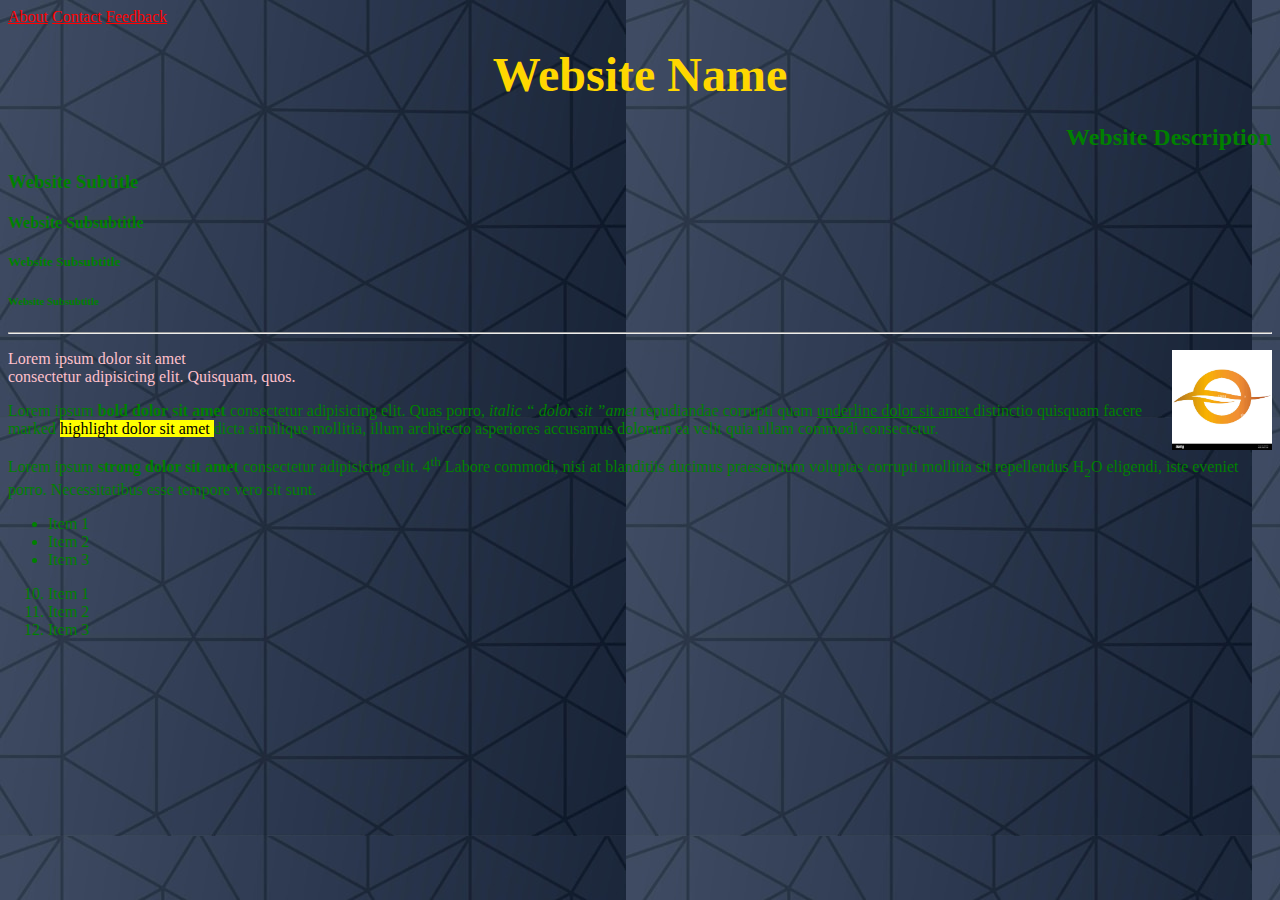
<file: index.html>
<!DOCTYPE html>
<html lang="en">
<head>
    <meta charset="UTF-8">
    <meta name="viewport" content="width=device-width, initial-scale=1.0">
    <title>Website Name</title>
</head>
<body bgcolor="lightblue" text="green" background="images/bg_patt.jpg" link="red" vlink="yellow">
    
    <a href="about.html" target="_blank" title="about us">About</a>  
    <a href="#" target="_blank" title="about us">Contact</a>  
    <a href="about.html" target="_blank" title="about us">Feedback</a>  
    
    <h1 align="center">
        <font face="poppins" color="gold" size="+5">
            Website Name
        </font>
    </h1>
    <h2 align="right">Website Description</h2>
    <h3 align="left">Website Subtitle</h3>
    <h4>Website Subsubtitle</h4>
    <h5>Website Subsubtitle</h5>
    <h6>Website Subsubtitle</h6>
    
    <hr/>

    <img src="images/logo.jpg" width="100" height="100"  alt="Website Image" align="right">
    
    <font color="pink">
    <p>Lorem ipsum dolor sit amet <br/> consectetur adipisicing elit. Quisquam, quos.</p>
    </font>
    <p>Lorem ipsum <b>bold dolor sit amet </b>consectetur adipisicing elit. Quas porro, <em>italic <q> dolor sit </q>amet </em> repudiandae corrupti quam <u>underline dolor sit amet </u> distinctio quisquam facere marked <mark>highlight dolor sit amet </mark> dicta similique mollitia, illum architecto asperiores accusamus dolorum ea velit quia ullam commodi consectetur.</p>
    <p>Lorem ipsum <strong>strong dolor sit amet </strong>consectetur adipisicing elit. 4<sup>th</sup> Labore commodi, nisi at blanditiis ducimus praesentium voluptas corrupti mollitia sit repellendus H<sub>2</sub>O eligendi, iste eveniet porro. Necessitatibus esse tempore vero sit sunt.</p>

    <ul>
        <li>Item 1</li>
        <li>Item 2</li>
        <li>Item 3</li>
    </ul>
    <ol start="10">
        <li>Item 1</li>
        <li>Item 2</li>
        <li>Item 3</li>
    </ol>
</body>
</html>
</file>
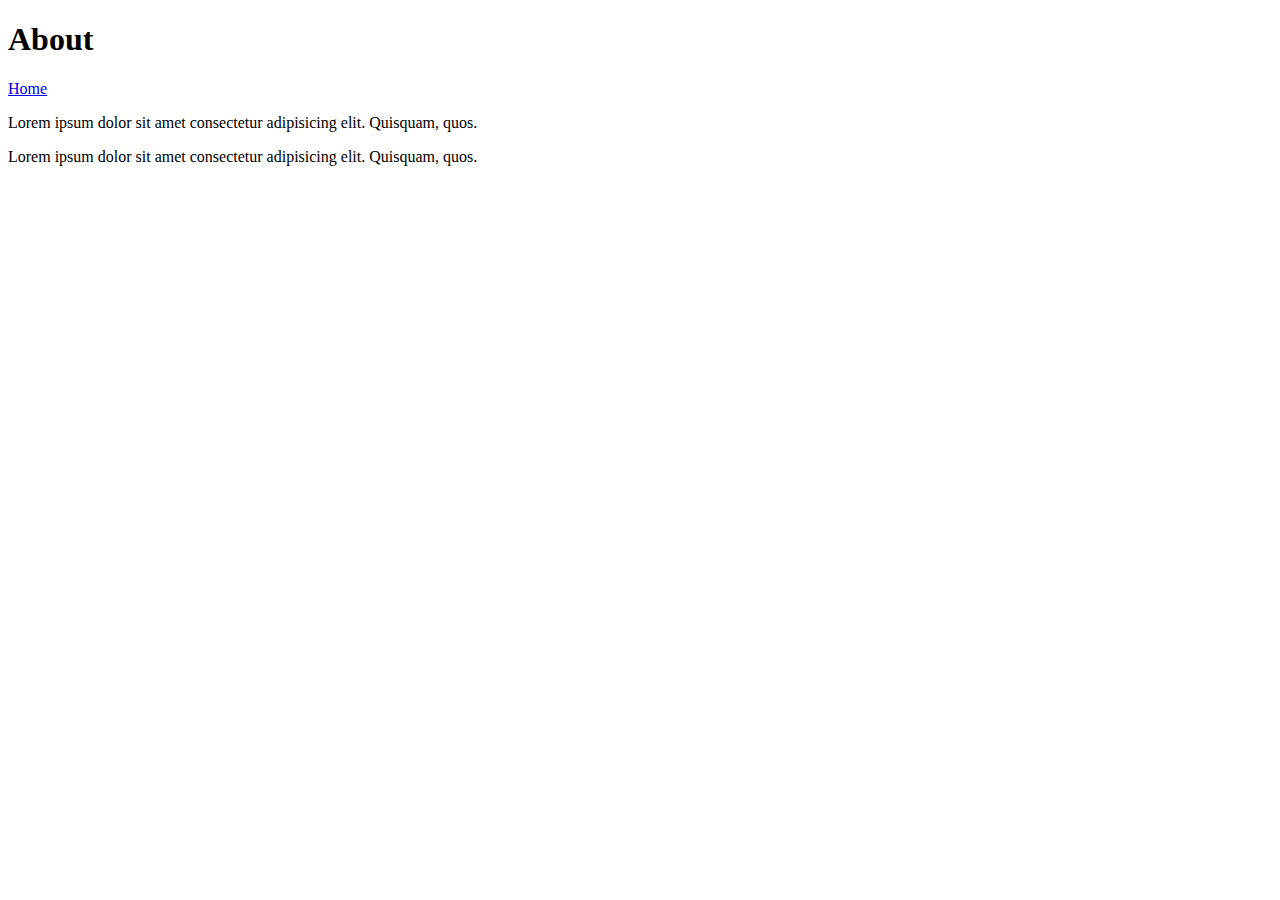
<file: about.html>
<!DOCTYPE html>
<html lang="en">
<head>
    <meta charset="UTF-8">
    <meta name="viewport" content="width=device-width, initial-scale=1.0">
    <title>About</title>
</head>
<body>
    <h1>About</h1>
    <a href="index.html">Home</a>
    <p>Lorem ipsum dolor sit amet consectetur adipisicing elit. Quisquam, quos.</p>
    <p>Lorem ipsum dolor sit amet consectetur adipisicing elit. Quisquam, quos.</p>
</body>
</html>
</file>
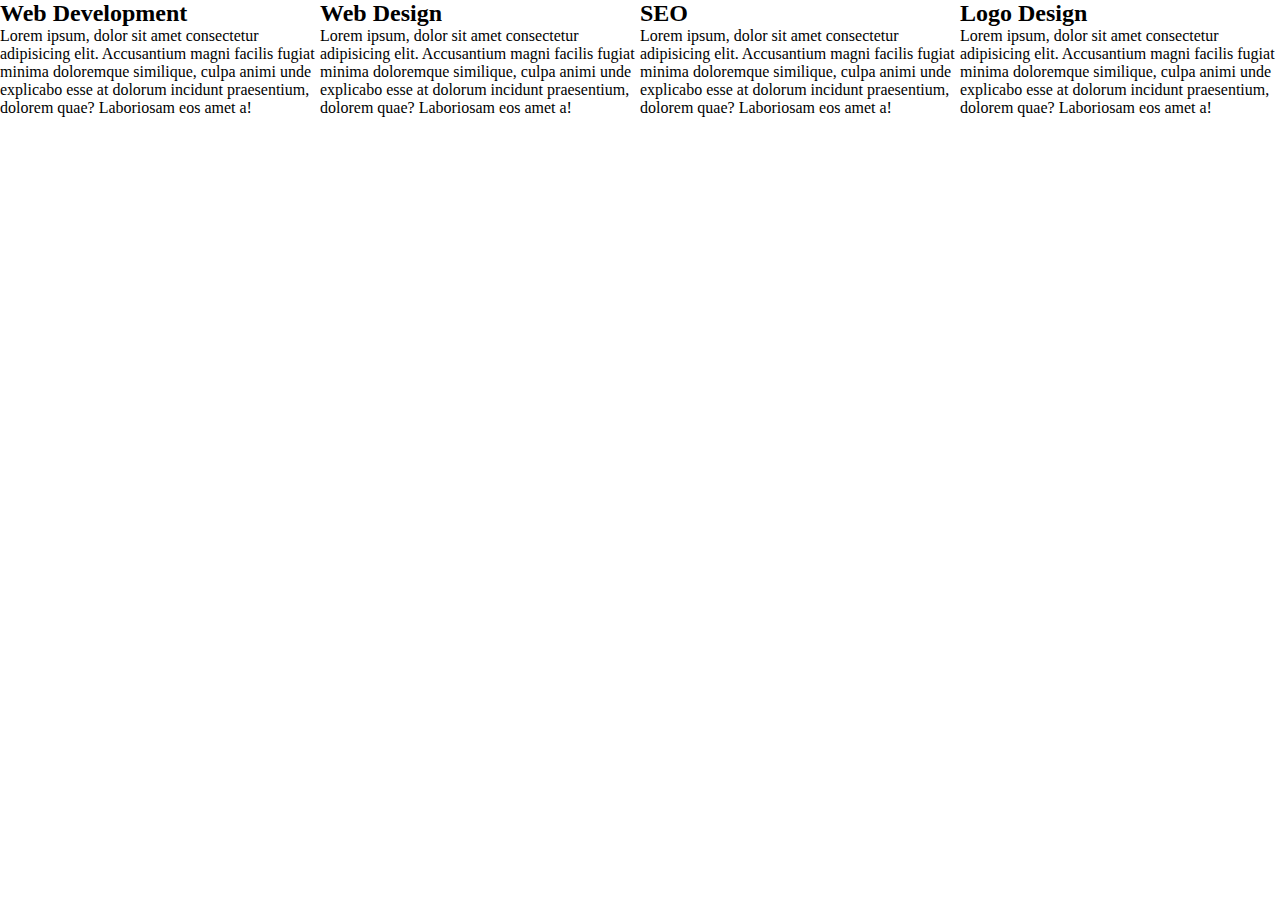
<file: advance.html>
<!DOCTYPE html>
<html lang="en">
<head>
    <meta charset="UTF-8">
    <meta name="viewport" content="width=device-width, initial-scale=1.0">
    <title>Document</title>
    <link rel="stylesheet" href="css/advance.css">
</head>
<body>
    <!-- <div class="service">
        <h2>Web Development</h2>
        <p>Lorem ipsum, dolor sit amet consectetur adipisicing elit. Accusantium magni facilis fugiat minima doloremque similique, culpa animi unde explicabo esse at dolorum incidunt praesentium, dolorem quae? Laboriosam eos amet a!</p>
    </div>    
    <div class="service">
        <h2>Web Design</h2>
        <p>Lorem ipsum, dolor sit amet consectetur adipisicing elit. Accusantium magni facilis fugiat minima doloremque similique, culpa animi unde explicabo esse at dolorum incidunt praesentium, dolorem quae? Laboriosam eos amet a!</p>
    </div>    
    <div class="service">
        <h2>SEO</h2>
        <p>Lorem ipsum, dolor sit amet consectetur adipisicing elit. Accusantium magni facilis fugiat minima doloremque similique, culpa animi unde explicabo esse at dolorum incidunt praesentium, dolorem quae? Laboriosam eos amet a!</p>
    </div>     -->
    <div class="flex-box">
        <div class="service">
            <h2>Web Development</h2>
            <p>Lorem ipsum, dolor sit amet consectetur adipisicing elit. Accusantium magni facilis fugiat minima doloremque similique, culpa animi unde explicabo esse at dolorum incidunt praesentium, dolorem quae? Laboriosam eos amet a!</p>
        </div>    
        <div class="service">
            <h2>Web Design</h2>
            <p>Lorem ipsum, dolor sit amet consectetur adipisicing elit. Accusantium magni facilis fugiat minima doloremque similique, culpa animi unde explicabo esse at dolorum incidunt praesentium, dolorem quae? Laboriosam eos amet a!</p>
        </div>    

        <div class="service">
            <h2>SEO</h2>
            <p>Lorem ipsum, dolor sit amet consectetur adipisicing elit. Accusantium magni facilis fugiat minima doloremque similique, culpa animi unde explicabo esse at dolorum incidunt praesentium, dolorem quae? Laboriosam eos amet a!</p>
        </div>    
        <div class="service">
            <h2>Logo Design</h2>
            <p>Lorem ipsum, dolor sit amet consectetur adipisicing elit. Accusantium magni facilis fugiat minima doloremque similique, culpa animi unde explicabo esse at dolorum incidunt praesentium, dolorem quae? Laboriosam eos amet a!</p>
        </div>    
    </div>
</body>
</html>
</file>
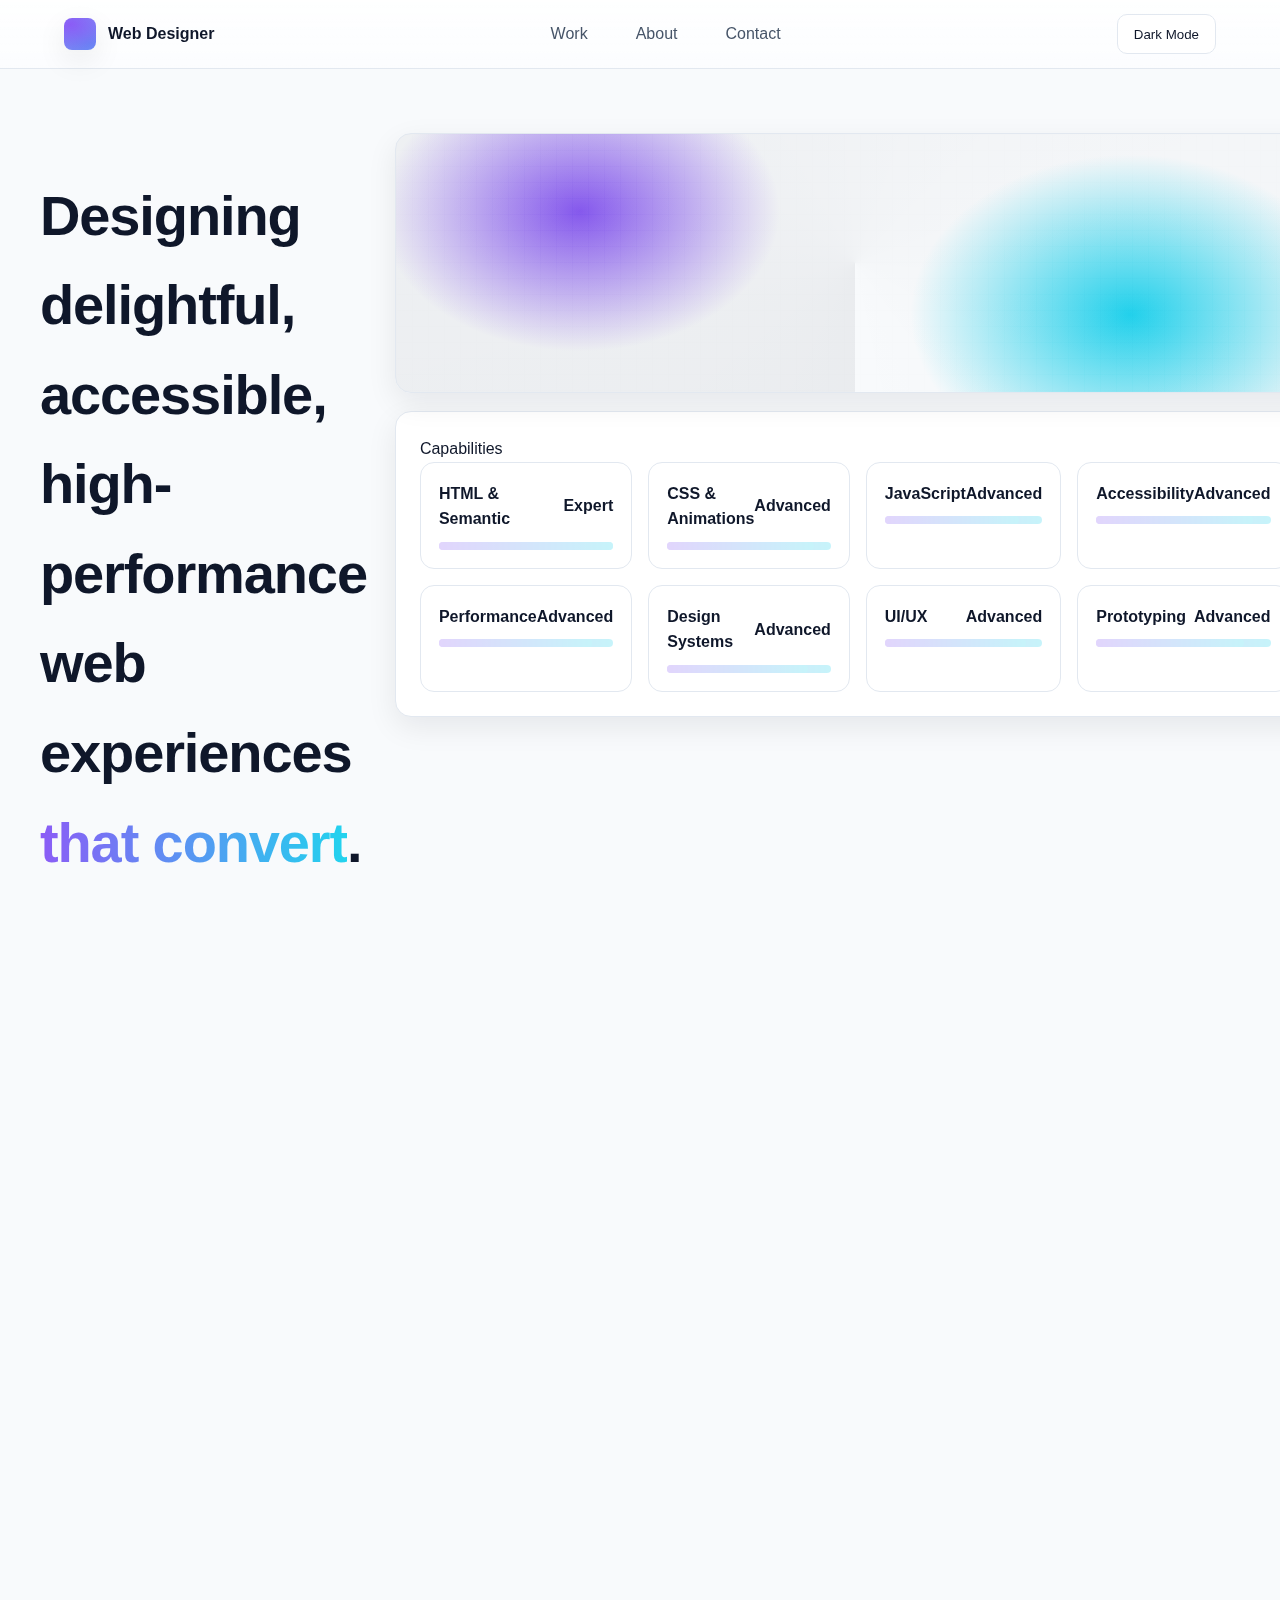
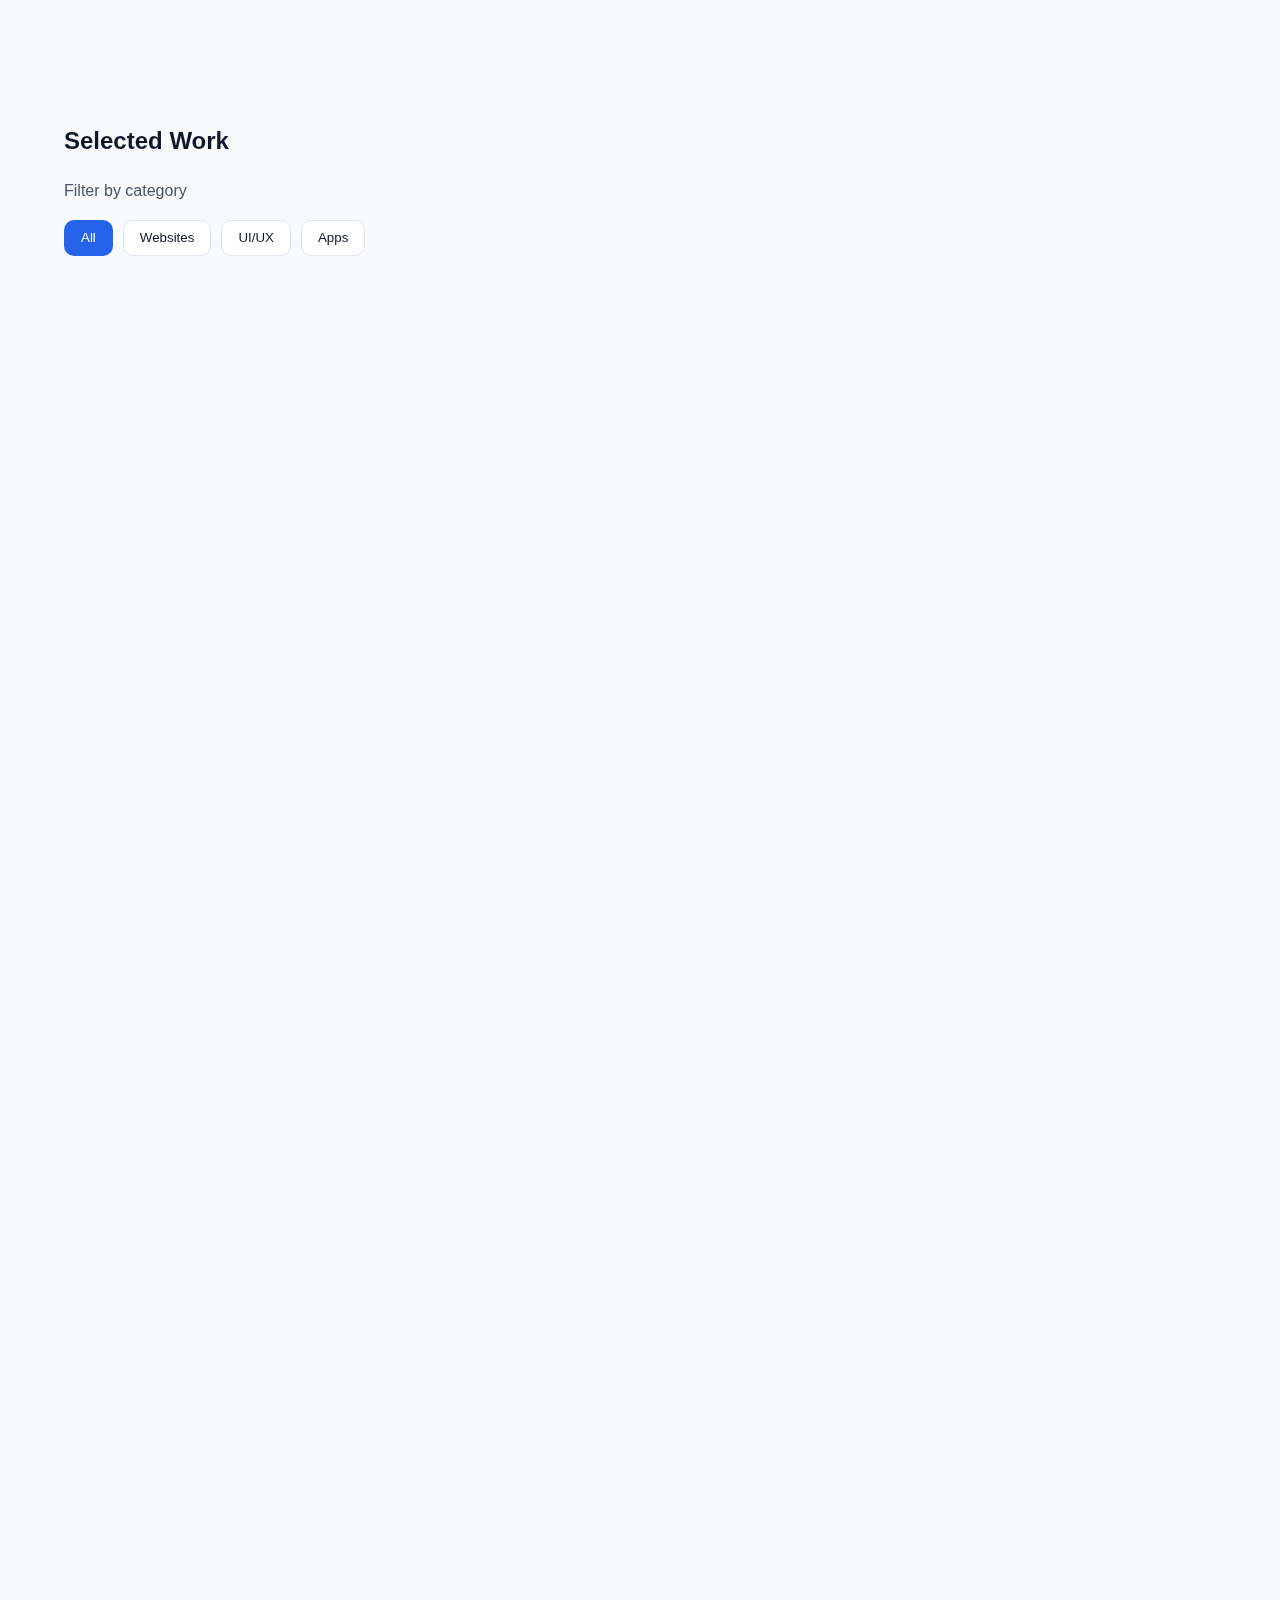
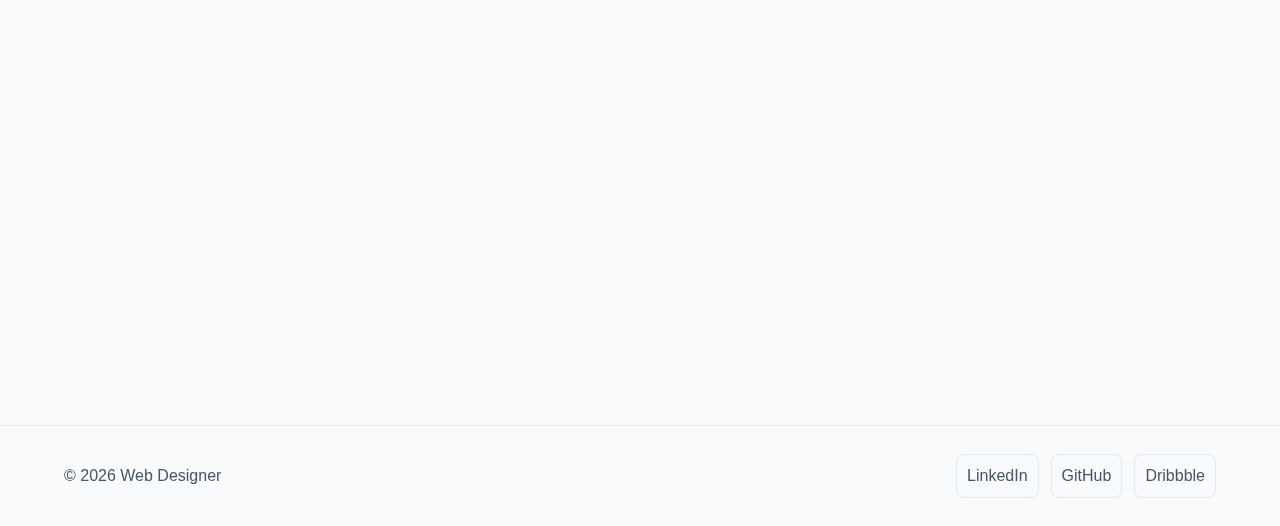
<file: aiWebsite.html>
<!doctype html>
<html lang="en">
<head>
  <meta charset="utf-8">
  <meta name="viewport" content="width=device-width,initial-scale=1">
  <meta name="theme-color" content="#0f172a">
  <title>Portfolio — Web Designer</title>
  <style>
    :root{--bg:#f8fafc;--text:#0f172a;--muted:#475569;--card:#ffffff;--border:#e2e8f0;--primary:#2563eb;--primary-ink:#ffffff;--accent:#8b5cf6;--accent2:#22d3ee;--shadow:0 10px 30px rgba(2,8,23,.08)}
    [data-theme="dark"]{--bg:#0b1220;--text:#e5e7eb;--muted:#94a3b8;--card:#0f172a;--border:#1f2937;--primary:#60a5fa;--primary-ink:#0b1220;--accent:#a78bfa;--accent2:#67e8f9;--shadow:0 10px 30px rgba(2,8,23,.35)}
    *{box-sizing:border-box}
    html,body{height:100%}
    body{margin:0;background:var(--bg);color:var(--text);font-family:-apple-system,BlinkMacSystemFont,"Segoe UI",Roboto,Ubuntu,Helvetica,Arial,"Apple Color Emoji","Segoe UI Emoji";line-height:1.6}
    a{color:inherit;text-decoration:none}
    .container{max-width:1200px;margin:0 auto;padding:0 24px}
    header{position:sticky;top:0;background:linear-gradient(to bottom,rgba(255,255,255,.9),rgba(255,255,255,.6));backdrop-filter:saturate(180%) blur(10px);border-bottom:1px solid var(--border);z-index:50}
    [data-theme="dark"] header{background:linear-gradient(to bottom,rgba(15,23,42,.85),rgba(15,23,42,.6))}
    .nav{display:flex;align-items:center;justify-content:space-between;height:68px}
    .brand{display:flex;align-items:center;gap:12px;font-weight:700}
    .brand .logo{width:32px;height:32px;border-radius:8px;background:radial-gradient(120px 80px at 20% 20%, var(--accent), transparent),radial-gradient(120px 80px at 80% 80%, var(--accent2), transparent);box-shadow:var(--shadow)}
    .nav-links{display:flex;gap:24px;align-items:center}
    .nav-links a{padding:8px 12px;border-radius:8px;color:var(--muted)}
    .nav-links a:hover{color:var(--text);background:var(--card);box-shadow:var(--shadow)}
    .nav-actions{display:flex;gap:10px;align-items:center}
    .btn{display:inline-flex;align-items:center;justify-content:center;height:40px;padding:0 16px;border-radius:10px;border:1px solid var(--border);background:var(--card);color:var(--text);cursor:pointer;transition:transform .15s ease, box-shadow .15s ease}
    .btn:hover{transform:translateY(-1px);box-shadow:var(--shadow)}
    .btn-primary{background:var(--primary);color:var(--primary-ink);border-color:transparent}
    .btn-ghost{background:transparent}
    .menu-toggle{display:none}
    @media (max-width: 880px){
      .menu-toggle{display:inline-flex}
      .nav-links{position:fixed;inset:68px 0 auto 0;background:var(--bg);border-bottom:1px solid var(--border);padding:16px;display:none;flex-direction:column;gap:10px}
      .nav-links.open{display:flex}
    }

    .hero{position:relative}
    .hero .wrap{display:grid;grid-template-columns:1.2fr .8fr;gap:28px;padding:64px 0}
    .hero .right{display:flex;flex-direction:column;gap:18px}
    .hero-visual{height:260px;border-radius:16px;border:1px solid var(--border);background:conic-gradient(from 180deg at 50% 50%, rgba(2,8,23,.06), transparent), radial-gradient(200px 140px at 20% 30%, var(--accent), transparent), radial-gradient(220px 160px at 80% 70%, var(--accent2), transparent);box-shadow:var(--shadow);position:relative;overflow:hidden}
    .hero-visual:after{content:"";position:absolute;inset:0;background-image:linear-gradient(rgba(2,8,23,.06) 1px, transparent 1px), linear-gradient(90deg, rgba(2,8,23,.06) 1px, transparent 1px);background-size:16px 16px;mix-blend-mode:overlay;opacity:.5}
    @media (max-width: 960px){.hero .wrap{grid-template-columns:1fr;padding:40px 0}}
    .headline{font-size:clamp(32px,6vw,56px);font-weight:800;letter-spacing:-.02em}
    .headline .grad{background:linear-gradient(90deg,var(--accent),var(--accent2));-webkit-background-clip:text;background-clip:text;color:transparent}
    .sub{font-size:18px;color:var(--muted);margin-top:14px}
    .cta{margin-top:24px;display:flex;gap:12px;flex-wrap:wrap}
    .card{background:var(--card);border:1px solid var(--border);border-radius:16px;box-shadow:var(--shadow)}
    .card.pad{padding:24px}
    .metrics{display:grid;grid-template-columns:repeat(3,1fr);gap:18px;margin-top:18px}
    .metric{padding:16px;border-radius:12px;border:1px dashed var(--border);text-align:center}
    .metric .num{font-size:24px;font-weight:700}

    .section{padding:48px 0}
    .section .title{font-size:24px;font-weight:700;margin-bottom:18px}
    .section .muted{color:var(--muted)}

    .skills{display:grid;grid-template-columns:repeat(4,1fr);gap:16px}
    @media (max-width: 960px){.skills{grid-template-columns:repeat(2,1fr)}}
    .skill{padding:18px;border-radius:14px;border:1px solid var(--border);background:var(--card)}
    .skill .label{display:flex;justify-content:space-between;align-items:center;font-weight:600}
    .bar{height:8px;border-radius:999px;background:linear-gradient(90deg,var(--accent),var(--accent2));opacity:.25;margin-top:10px;position:relative}
    .bar span{position:absolute;inset:0;height:8px;border-radius:999px;background:linear-gradient(90deg,var(--accent),var(--accent2))}

    .filters{display:flex;gap:10px;flex-wrap:wrap;margin-bottom:18px}
    .filters .btn{height:36px}
    .filters .btn.active{background:var(--primary);color:var(--primary-ink);border-color:transparent}
    .projects{display:grid;grid-template-columns:repeat(3,1fr);gap:18px}
    @media (max-width: 1024px){.projects{grid-template-columns:repeat(2,1fr)}}
    @media (max-width: 640px){.projects{grid-template-columns:1fr}}
    .project{overflow:hidden;border-radius:16px;border:1px solid var(--border);background:var(--card);display:flex;flex-direction:column}
    .thumb{height:180px;background:
      radial-gradient(160px 100px at 20% 20%, var(--accent), transparent),
      radial-gradient(160px 100px at 80% 80%, var(--accent2), transparent),
      linear-gradient(180deg, rgba(2,8,23,.04), transparent)}
    .project .info{padding:16px;display:flex;flex-direction:column;gap:8px}
    .tags{display:flex;gap:8px;flex-wrap:wrap}
    .tag{font-size:12px;border:1px solid var(--border);padding:4px 8px;border-radius:999px;color:var(--muted)}
    .project:hover{transform:translateY(-2px);box-shadow:var(--shadow)}

    .about{display:grid;grid-template-columns:1fr 1fr;gap:24px}
    @media (max-width: 960px){.about{grid-template-columns:1fr}}
    .about .big{font-size:20px;color:var(--muted)}

    .contact{display:grid;grid-template-columns:1.2fr .8fr;gap:24px}
    @media (max-width: 960px){.contact{grid-template-columns:1fr}}
    .field{display:flex;flex-direction:column;gap:8px}
    .input{height:44px;border-radius:10px;border:1px solid var(--border);background:var(--card);padding:0 12px;color:var(--text)}
    textarea.input{height:140px;padding:12px 12px;resize:vertical}
    .helper{font-size:12px;color:var(--muted)}
    .status{margin-top:12px}
    .status .ok{display:none;color:#16a34a}
    .status .err{display:none;color:#dc2626}
    .status.show .ok{display:block}
    .status.show .err{display:block}

    .subscribe-controls{display:grid;grid-template-columns:1fr auto;gap:10px;margin-top:10px}
    .subscribe-controls .btn{height:44px}
    @media (max-width: 480px){.subscribe-controls{grid-template-columns:1fr}}

    footer{border-top:1px solid var(--border);padding:28px 0;margin-top:40px}
    .foot{display:flex;justify-content:space-between;align-items:center;gap:16px;flex-wrap:wrap;color:var(--muted)}
    .social{display:flex;gap:12px}
    .social a{padding:8px 10px;border-radius:8px;border:1px solid var(--border)}
    .social a:hover{color:var(--text);background:var(--card);box-shadow:var(--shadow)}

    .reveal{opacity:0;transform:translateY(12px);transition:opacity .5s ease, transform .5s ease}
    .reveal.visible{opacity:1;transform:none}
  </style>
</head>
<body>
  <header>
    <div class="container nav">
      <div class="brand">
        <div class="logo" aria-hidden="true"></div>
        <div>Web Designer</div>
      </div>
      <nav class="nav-links" id="nav-links">
        <a href="#work">Work</a>
        <a href="#about">About</a>
        <a href="#contact">Contact</a>
      </nav>
      <div class="nav-actions">
        <button class="btn" data-action="toggle-theme" aria-pressed="false" aria-label="Toggle theme">Dark Mode</button>
        <button class="btn menu-toggle" aria-label="Toggle menu" data-action="toggle-menu">Menu</button>
      </div>
    </div>
  </header>

  <main>
    <section id="hero" class="hero">
      <div class="container wrap">
        <div>
          <h1 class="headline reveal">Designing delightful, accessible, high-performance web experiences <span class="grad">that convert</span>.</h1>
          <p class="sub reveal">I craft modern websites and interfaces focused on clarity, speed, and business outcomes. Explore selected projects and process below.</p>
          <div class="cta reveal">
            <a class="btn btn-primary" href="#work">View Work</a>
            <a class="btn btn-ghost" href="#contact">Contact Me</a>
          </div>
          <div class="metrics reveal">
            <div class="metric card"><div class="num">50+ </div><div class="muted">Projects delivered</div></div>
            <div class="metric card"><div class="num"><span aria-hidden="true">★</span> 4.9</div><div class="muted">Avg client rating</div></div>
            <div class="metric card"><div class="num"><span aria-hidden="true">⚡</span> 95+</div><div class="muted">Lighthouse scores</div></div>
          </div>
        </div>
        <div class="right">
          <div class="hero-visual reveal" aria-hidden="true"></div>
          <div class="card pad reveal">
            <div class="title">Capabilities</div>
            <div class="skills">
              <div class="skill"><div class="label"><span>HTML & Semantic</span><span>Expert</span></div><div class="bar"><span style="width:100%"></span></div></div>
              <div class="skill"><div class="label"><span>CSS & Animations</span><span>Advanced</span></div><div class="bar"><span style="width:90%"></span></div></div>
              <div class="skill"><div class="label"><span>JavaScript</span><span>Advanced</span></div><div class="bar"><span style="width:85%"></span></div></div>
              <div class="skill"><div class="label"><span>Accessibility</span><span>Advanced</span></div><div class="bar"><span style="width:90%"></span></div></div>
              <div class="skill"><div class="label"><span>Performance</span><span>Advanced</span></div><div class="bar"><span style="width:88%"></span></div></div>
              <div class="skill"><div class="label"><span>Design Systems</span><span>Advanced</span></div><div class="bar"><span style="width:86%"></span></div></div>
              <div class="skill"><div class="label"><span>UI/UX</span><span>Advanced</span></div><div class="bar"><span style="width:90%"></span></div></div>
              <div class="skill"><div class="label"><span>Prototyping</span><span>Advanced</span></div><div class="bar"><span style="width:85%"></span></div></div>
            </div>
          </div>
        </div>
      </div>
    </section>

    <section id="newsletter" class="section">
      <div class="container">
        <div class="card pad reveal">
          <div class="title">Newsletter</div>
          <p class="muted">Monthly insights on design, UX, and performance. No spam.</p>
          <form id="newsletter-form" novalidate>
            <div class="subscribe-controls">
              <input id="newsletter-email" name="email" type="email" class="input" placeholder="you@example.com" required aria-label="Email">
              <button class="btn btn-primary" type="submit">Subscribe</button>
            </div>
            <div class="status" id="newsletter-status" aria-live="polite"><div class="ok">Subscribed. Check your inbox.</div><div class="err">Enter a valid email to subscribe.</div></div>
          </form>
        </div>
      </div>
    </section>

    <section id="work" class="section">
      <div class="container">
        <div class="title">Selected Work</div>
        <div class="muted" style="margin-bottom:16px">Filter by category</div>
        <div class="filters">
          <button class="btn active" data-filter="all">All</button>
          <button class="btn" data-filter="websites">Websites</button>
          <button class="btn" data-filter="uiux">UI/UX</button>
          <button class="btn" data-filter="apps">Apps</button>
        </div>
        <div class="projects">
          <a href="#" class="project reveal" data-category="websites">
            <div class="thumb" aria-hidden="true"></div>
            <div class="info">
              <div class="label">Portfolio Redesign</div>
              <div class="muted">Website</div>
              <div class="tags"><span class="tag">Semantic HTML</span><span class="tag">CSS Grid</span><span class="tag">Animations</span></div>
            </div>
          </a>
          <a href="#" class="project reveal" data-category="websites">
            <div class="thumb" aria-hidden="true"></div>
            <div class="info">
              <div class="label">SaaS Landing Page</div>
              <div class="muted">Website</div>
              <div class="tags"><span class="tag">Responsive</span><span class="tag">Performance</span><span class="tag">A/B Testing</span></div>
            </div>
          </a>
          <a href="#" class="project reveal" data-category="apps">
            <div class="thumb" aria-hidden="true"></div>
            <div class="info">
              <div class="label">Mobile Banking UI</div>
              <div class="muted">App</div>
              <div class="tags"><span class="tag">Design System</span><span class="tag">Prototyping</span><span class="tag">Accessibility</span></div>
            </div>
          </a>
          <a href="#" class="project reveal" data-category="uiux">
            <div class="thumb" aria-hidden="true"></div>
            <div class="info">
              <div class="label">Dashboard UI Kit</div>
              <div class="muted">UI/UX</div>
              <div class="tags"><span class="tag">Components</span><span class="tag">Grid</span><span class="tag">Tokens</span></div>
            </div>
          </a>
          <a href="#" class="project reveal" data-category="websites">
            <div class="thumb" aria-hidden="true"></div>
            <div class="info">
              <div class="label">E‑commerce Storefront</div>
              <div class="muted">Website</div>
              <div class="tags"><span class="tag">Lighthouse 95+</span><span class="tag">Accessibility</span><span class="tag">SEO</span></div>
            </div>
          </a>
          <a href="#" class="project reveal" data-category="uiux">
            <div class="thumb" aria-hidden="true"></div>
            <div class="info">
              <div class="label">Design System Starter</div>
              <div class="muted">UI/UX</div>
              <div class="tags"><span class="tag">Tokens</span><span class="tag">Docs</span><span class="tag">Automation</span></div>
            </div>
          </a>
        </div>
      </div>
    </section>

    <section id="about" class="section">
      <div class="container about">
        <div class="card pad reveal">
          <div class="title">About</div>
          <p class="big">I help teams ship fast, accessible, and beautiful web experiences by combining design thinking with engineering rigor.</p>
          <div class="metrics">
            <div class="metric"><div class="num">10y</div><div class="muted">Experience</div></div>
            <div class="metric"><div class="num">20+</div><div class="muted">Industries</div></div>
            <div class="metric"><div class="num">∞</div><div class="muted">Curiosity</div></div>
          </div>
        </div>
        <div class="card pad reveal">
          <div class="title">Process</div>
          <ul>
            <li>Discovery and objectives alignment</li>
            <li>Information architecture and content strategy</li>
            <li>Accessible, performant implementation</li>
            <li>Measurement, iteration, and documentation</li>
          </ul>
        </div>
      </div>
    </section>

    <section id="contact" class="section">
      <div class="container contact">
        <div class="card pad reveal">
          <div class="title">Let’s talk</div>
          <form id="contact-form" novalidate>
            <div class="field"><label for="name">Name</label><input id="name" name="name" class="input" placeholder="Your name" required></div>
            <div class="field"><label for="email">Email</label><input id="email" name="email" type="email" class="input" placeholder="you@example.com" required></div>
            <div class="field"><label for="message">Message</label><textarea id="message" name="message" class="input" placeholder="How can I help?" required></textarea></div>
            <div class="helper">No spam. Your details are kept private.</div>
            <div class="status" id="status"><div class="ok">Thanks, your message has been noted.</div><div class="err">Please complete all fields with a valid email.</div></div>
            <div style="margin-top:16px"><button class="btn btn-primary" type="submit">Send</button></div>
          </form>
        </div>
        <div class="card pad reveal">
          <div class="title">Availability</div>
          <p class="muted">Currently accepting new projects. Typical kickoff in 2–3 weeks.</p>
          <div class="metrics">
            <div class="metric"><div class="num">1–3mo</div><div class="muted">Engagements</div></div>
            <div class="metric"><div class="num">Remote</div><div class="muted">Worldwide</div></div>
            <div class="metric"><div class="num">Hybrid</div><div class="muted">Selected cities</div></div>
          </div>
        </div>
      </div>
    </section>
  </main>

  <footer>
    <div class="container foot">
      <div>© <span id="year"></span> Web Designer</div>
      <div class="social">
        <a href="#" aria-label="LinkedIn">LinkedIn</a>
        <a href="#" aria-label="GitHub">GitHub</a>
        <a href="#" aria-label="Dribbble">Dribbble</a>
      </div>
    </div>
  </footer>

  <script>
    const body=document.body
    const themeBtn=document.querySelector('[data-action="toggle-theme"]')
    const menuBtn=document.querySelector('[data-action="toggle-menu"]')
    const navLinks=document.getElementById('nav-links')
    function applyTheme(t){body.setAttribute('data-theme',t);localStorage.setItem('theme',t);themeBtn.setAttribute('aria-pressed',t==='dark');themeBtn.textContent=t==='dark'?'Light Mode':'Dark Mode'}
    const savedTheme=localStorage.getItem('theme')||(window.matchMedia&&window.matchMedia('(prefers-color-scheme: dark)').matches?'dark':'light')
    applyTheme(savedTheme)
    themeBtn.addEventListener('click',()=>{applyTheme(body.getAttribute('data-theme')==='dark'?'light':'dark')})
    menuBtn.addEventListener('click',()=>{navLinks.classList.toggle('open')})
    navLinks.querySelectorAll('a').forEach(a=>a.addEventListener('click',()=>navLinks.classList.remove('open')))

    const filterButtons=[...document.querySelectorAll('[data-filter]')]
    const cards=[...document.querySelectorAll('.project')]
    filterButtons.forEach(btn=>btn.addEventListener('click',()=>{filterButtons.forEach(b=>b.classList.remove('active'));btn.classList.add('active');const f=btn.getAttribute('data-filter');cards.forEach(c=>{const ok=f==='all'||c.getAttribute('data-category')===f;c.style.display=ok?'flex':'none'})}))

    const io=new IntersectionObserver(es=>{es.forEach(e=>{if(e.isIntersecting){e.target.classList.add('visible');io.unobserve(e.target)}})},{threshold:.15})
    document.querySelectorAll('.reveal').forEach(el=>io.observe(el))

    const form=document.getElementById('contact-form')
    const status=document.getElementById('status')
    form.addEventListener('submit',e=>{e.preventDefault();const name=document.getElementById('name').value.trim();const email=document.getElementById('email').value.trim();const message=document.getElementById('message').value.trim();const valid=/.+@.+\..+/.test(email)&&name.length>1&&message.length>4;status.classList.remove('show');if(valid){status.querySelector('.ok').style.display='block';status.querySelector('.err').style.display='none';status.classList.add('show');form.reset()}else{status.querySelector('.ok').style.display='none';status.querySelector('.err').style.display='block';status.classList.add('show')}})
    document.getElementById('year').textContent=new Date().getFullYear()
    const newsletterForm=document.getElementById('newsletter-form')
    const newsletterStatus=document.getElementById('newsletter-status')
    newsletterForm.addEventListener('submit',e=>{e.preventDefault();const email=document.getElementById('newsletter-email').value.trim();const valid=/.+@.+\..+/.test(email);newsletterStatus.classList.remove('show');if(valid){newsletterStatus.querySelector('.ok').style.display='block';newsletterStatus.querySelector('.err').style.display='none';newsletterStatus.classList.add('show');newsletterForm.reset()}else{newsletterStatus.querySelector('.ok').style.display='none';newsletterStatus.querySelector('.err').style.display='block';newsletterStatus.classList.add('show')}})
  </script>
</body>
</html>
</file>
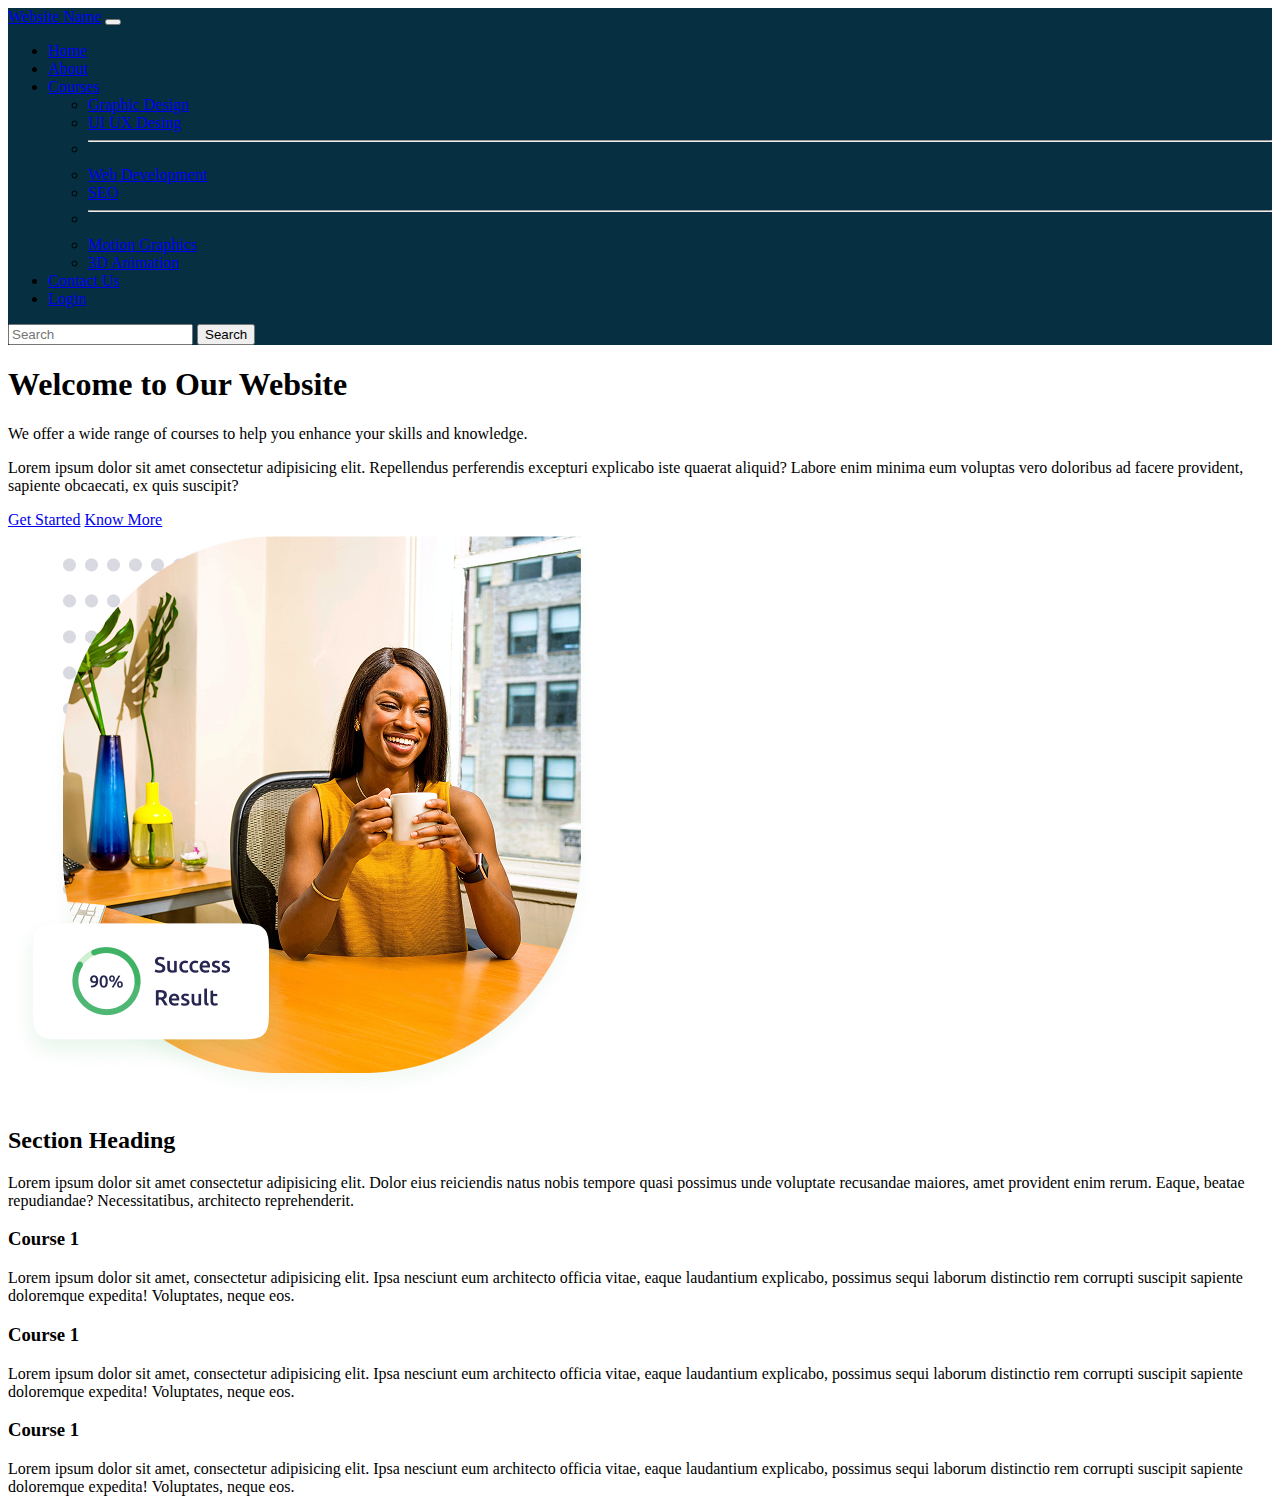
<file: bootstrap.html>
<!DOCTYPE html>
<html lang="en">

<head>
    <meta charset="UTF-8">
    <meta name="viewport" content="width=device-width, initial-scale=1.0">
    <title>Boostrap Website</title>
    <link href="https://cdn.jsdelivr.net/npm/bootstrap@5.3.8/dist/css/bootstrap.min.css" rel="stylesheet"
        integrity="sha384-sRIl4kxILFvY47J16cr9ZwB07vP4J8+LH7qKQnuqkuIAvNWLzeN8tE5YBujZqJLB" crossorigin="anonymous">
</head>

<body>
    <nav class="navbar navbar-expand-lg" style="background-color: #063041;" data-bs-theme="dark">
        <div class="container">
            <a class="navbar-brand" href="#">Website Name</a>
            <button class="navbar-toggler" type="button" data-bs-toggle="collapse"
                data-bs-target="#navbarSupportedContent" aria-controls="navbarSupportedContent" aria-expanded="false"
                aria-label="Toggle navigation">
                <span class="navbar-toggler-icon"></span>
            </button>
            <div class="collapse navbar-collapse" id="navbarSupportedContent">
                <ul class="navbar-nav mx-auto mb-2 mb-lg-0">
                    <li class="nav-item">
                        <a class="nav-link active" aria-current="page" href="#">Home</a>
                    </li>
                    <li class="nav-item">
                        <a class="nav-link" href="#">About</a>
                    </li>
                    <li class="nav-item dropdown">
                        <a class="nav-link dropdown-toggle" href="#" role="button" data-bs-toggle="dropdown"
                            aria-expanded="false">
                            Courses
                        </a>
                        <ul class="dropdown-menu">
                            <li><a class="dropdown-item" href="#">Graphic Design</a></li>
                            <li><a class="dropdown-item" href="#">UI UX Desing</a></li>
                            <li>
                                <hr class="dropdown-divider">
                            </li>
                            <li><a class="dropdown-item" href="#">Web Development</a></li>
                            <li><a class="dropdown-item" href="#">SEO</a></li>
                            <li>
                                <hr class="dropdown-divider">
                            </li>
                            <li><a class="dropdown-item" href="#">Motion Graphics</a></li>
                            <li><a class="dropdown-item" href="#">3D Animation</a></li>
                        </ul>
                    </li>
                    <li class="nav-item">
                        <a class="nav-link" href="#">Contact Us</a>
                    </li>
                    <li class="nav-item">
                        <a class="nav-link" href="#">Login</a>
                    </li>
                </ul>
                <form class="d-flex" role="search">
                    <input class="form-control me-2" type="search" placeholder="Search" aria-label="Search" />
                    <button class="btn btn-outline-success" type="submit">Search</button>
                </form>
            </div>
        </div>
    </nav>
    <!-- navbar end -->

    <!-- hero section start -->

    <div class="container-fluid my-5">
        <div class="container">
            <div class="row">
                <div class="col-md-6 col-lg-6 my-auto">
                    <h1 class="display-4">Welcome to Our Website</h1>
                    <p>We offer a wide range of courses to help you enhance your skills and knowledge.</p>
                    <p class="fw-semibold">Lorem ipsum dolor sit amet consectetur adipisicing elit. Repellendus
                        perferendis excepturi explicabo iste quaerat aliquid? Labore enim minima eum voluptas vero
                        doloribus ad facere provident, sapiente obcaecati, ex quis suscipit?</p>
                    <a href="#" class="btn btn-primary">Get Started</a>
                    <a href="#" class="btn btn-outline-primary">Know More</a>
                </div>

                <div class="col-md-6 col-lg-6">
                    <img src="images/hero_img.png" class="img-fluid" alt="">
                </div>
            </div>
        </div>
    </div>
    <!-- hero section end -->


    <div class="container">
        <div class="row">
            <div class="col-lg-6 col-md-8 mx-auto">
            <div class="text-center">
                <h2>Section Heading</h2>
                <p>Lorem ipsum dolor sit amet consectetur adipisicing elit. Dolor eius
                    reiciendis natus nobis tempore quasi possimus unde voluptate recusandae maiores, amet provident enim
                    rerum. Eaque, beatae repudiandae? Necessitatibus, architecto reprehenderit.</p>
            </div>
        </div>
        </div>

        <div class="row">
            <div class="col-lg-4">
                <h3>Course 1</h3>
                <p>Lorem ipsum dolor sit amet, consectetur adipisicing elit. Ipsa nesciunt eum architecto officia vitae,
                    eaque laudantium explicabo, possimus sequi laborum distinctio rem corrupti suscipit sapiente
                    doloremque expedita! Voluptates, neque eos.</p>
            </div>
            <div class="col-lg-4 col-md-4">
                <h3>Course 1</h3>
                <p>Lorem ipsum dolor sit amet, consectetur adipisicing elit. Ipsa nesciunt eum architecto officia vitae,
                    eaque laudantium explicabo, possimus sequi laborum distinctio rem corrupti suscipit sapiente
                    doloremque expedita! Voluptates, neque eos.</p>
            </div>
            <div class="col-lg-4 col-md-4">
                <h3>Course 1</h3>
                <p>Lorem ipsum dolor sit amet, consectetur adipisicing elit. Ipsa nesciunt eum architecto officia vitae,
                    eaque laudantium explicabo, possimus sequi laborum distinctio rem corrupti suscipit sapiente
                    doloremque expedita! Voluptates, neque eos.</p>
            </div>
        </div>
</div>
    <script src="https://cdn.jsdelivr.net/npm/bootstrap@5.3.8/dist/js/bootstrap.bundle.min.js"
        integrity="sha384-FKyoEForCGlyvwx9Hj09JcYn3nv7wiPVlz7YYwJrWVcXK/BmnVDxM+D2scQbITxI"
        crossorigin="anonymous"></script>
</body>

</html>
</file>
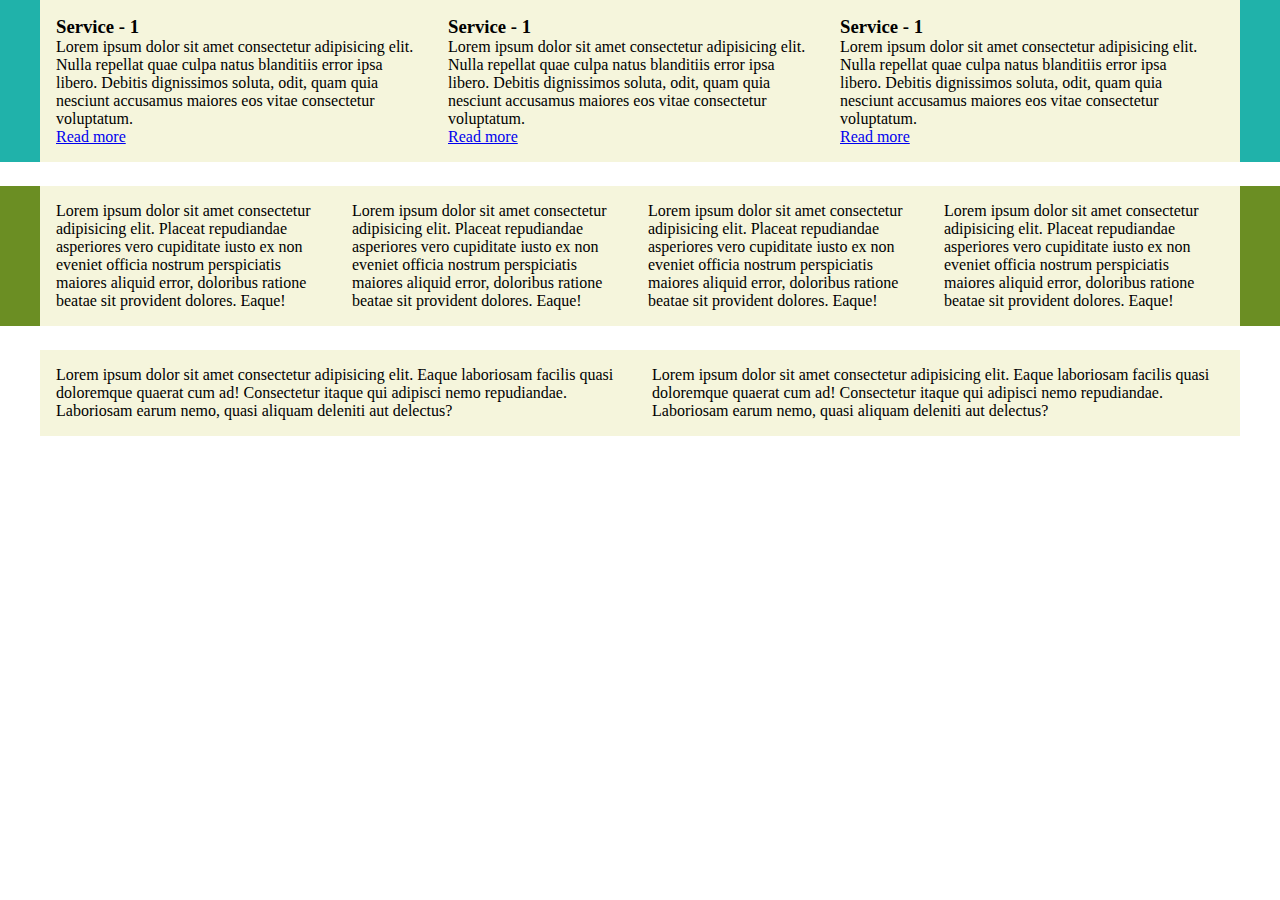
<file: boxModel.html>
<!DOCTYPE html>
<html lang="en">
<head>
    <meta charset="UTF-8">
    <meta name="viewport" content="width=device-width, initial-scale=1.0">
    <link rel="stylesheet" href="css/boxmodel.css">
    <title>Document</title>
</head>
<body>
    <!-- 
    <div class="row one">
        <h2>heading - 2</h2>
        <p>Lorem ipsum dolor sit amet consectetur, adipisicing elit. Quibusdam, ad voluptate alias tenetur error labore! Magni blanditiis earum quo eligendi sed. Suscipit fugit magnam sunt et itaque quia, temporibus sit.</p>
        <a href="#">Read More</a>
    </div>
    <div class="row two">
        <h2>heading - 2</h2>
        <p>Lorem ipsum dolor sit amet consectetur, adipisicing elit. Quibusdam, ad voluptate alias tenetur error labore! Magni blanditiis earum quo eligendi sed. Suscipit fugit magnam sunt et itaque quia, temporibus sit.</p>
        <a href="#">Read More</a>
    </div>
    <div class="row three">
        <h2>heading - 2</h2>
        <p>Lorem ipsum dolor sit amet consectetur, adipisicing elit. Quibusdam, ad voluptate alias tenetur error labore! Magni blanditiis earum quo eligendi sed. Suscipit fugit magnam sunt et itaque quia, temporibus sit.</p>
        <a href="#">Read More</a>
    </div>

     -->

     <section id="services">
        <div class="row">
            <div class="col-3">
                <h3>Service - 1</h3>
                <p>Lorem ipsum dolor sit amet consectetur adipisicing elit. Nulla repellat quae culpa natus blanditiis error ipsa libero. Debitis dignissimos soluta, odit, quam quia nesciunt accusamus maiores eos vitae consectetur voluptatum.</p>
                <a href="#">Read more</a>
            </div>
            <div class="col-3">
                <h3>Service - 1</h3>
                <p>Lorem ipsum dolor sit amet consectetur adipisicing elit. Nulla repellat quae culpa natus blanditiis error ipsa libero. Debitis dignissimos soluta, odit, quam quia nesciunt accusamus maiores eos vitae consectetur voluptatum.</p>
                <a href="#">Read more</a>
            </div>
            <div class="col-3">
                <h3>Service - 1</h3>
                <p>Lorem ipsum dolor sit amet consectetur adipisicing elit. Nulla repellat quae culpa natus blanditiis error ipsa libero. Debitis dignissimos soluta, odit, quam quia nesciunt accusamus maiores eos vitae consectetur voluptatum.</p>
                <a href="#">Read more</a>
            </div>
            <div class="cf"></div>
        </div>
     </section>

     <section id="gallery">
        <div class="row">
            <div class="col-4">
                <p>Lorem ipsum dolor sit amet consectetur adipisicing elit. Placeat repudiandae asperiores vero cupiditate iusto ex non eveniet officia nostrum perspiciatis maiores aliquid error, doloribus ratione beatae sit provident dolores. Eaque!</p>
            </div>
            <div class="col-4">
                <p>Lorem ipsum dolor sit amet consectetur adipisicing elit. Placeat repudiandae asperiores vero cupiditate iusto ex non eveniet officia nostrum perspiciatis maiores aliquid error, doloribus ratione beatae sit provident dolores. Eaque!</p>
            </div>
            <div class="col-4">
                <p>Lorem ipsum dolor sit amet consectetur adipisicing elit. Placeat repudiandae asperiores vero cupiditate iusto ex non eveniet officia nostrum perspiciatis maiores aliquid error, doloribus ratione beatae sit provident dolores. Eaque!</p>
            </div>
            <div class="col-4">
                <p>Lorem ipsum dolor sit amet consectetur adipisicing elit. Placeat repudiandae asperiores vero cupiditate iusto ex non eveniet officia nostrum perspiciatis maiores aliquid error, doloribus ratione beatae sit provident dolores. Eaque!</p>
            </div>
            <div class="cf"></div>
        </div>
     </section>

     <section id="about">
        <div class="row">
            <div class="col-2">
                <p>Lorem ipsum dolor sit amet consectetur adipisicing elit. Eaque laboriosam facilis quasi doloremque quaerat cum ad! Consectetur itaque qui adipisci nemo repudiandae. Laboriosam earum nemo, quasi aliquam deleniti aut delectus?</p>
            </div>
            <div class="col-2">
                <p>Lorem ipsum dolor sit amet consectetur adipisicing elit. Eaque laboriosam facilis quasi doloremque quaerat cum ad! Consectetur itaque qui adipisci nemo repudiandae. Laboriosam earum nemo, quasi aliquam deleniti aut delectus?</p>
            </div>
            <div class="cf"></div>
        </div>
     </section>
</body>
</html>
</file>
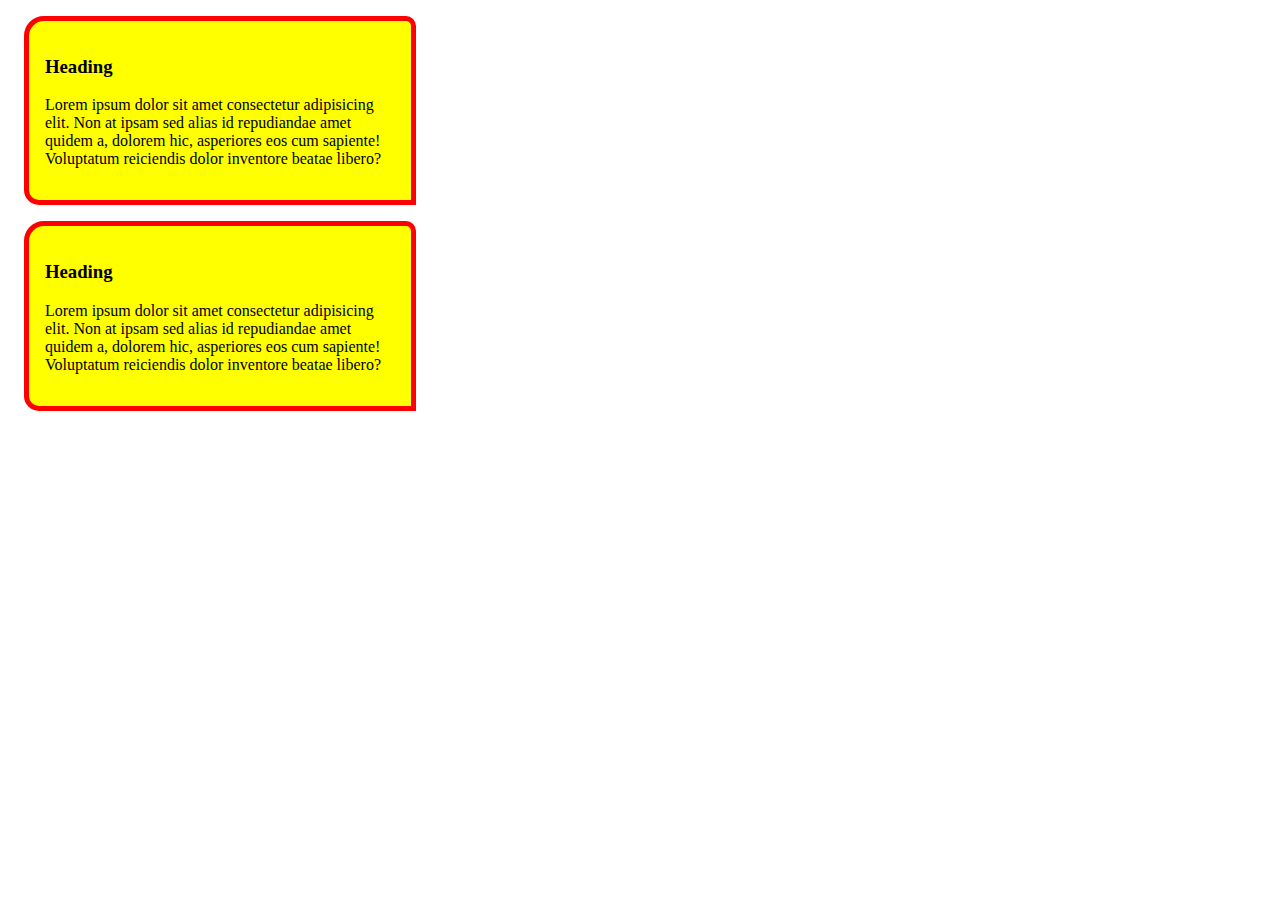
<file: cssIntro.html>
<!DOCTYPE html>
<html lang="en">
<head>
    <meta charset="UTF-8">
    <meta name="viewport" content="width=device-width, initial-scale=1.0">
    <title>Document</title>
    <link rel="stylesheet" href="css/styles.css">
</head>
<body>
    <!-- <div class="header">
        <div class="brand">
            <a href="#">Website Name</a>
        </div>
        <div class="nav">
            <ul>
                <li><a href="#">Links</a></li>
                <li><a href="#">Links</a></li>
                <li><a href="#">Links</a></li>
                <li><a href="#">Links</a></li>
            </ul>
        </div>
    </div>
    
    <div class="hero">
        <div></div>
    </div>

    <div class="services">
        <div>
            <h3>Services - 1</h3>
            <p>Lorem ipsum dolor sit amet consectetur adipisicing elit. Numquam voluptate, unde qui tempore veniam nam recusandae maxime, excepturi deleniti accusamus maiores perspiciatis aliquam. Enim eligendi reiciendis vero repellendus exercitationem perspiciatis!</p>
            <a href="#">Read More</a>
        </div>
        <div>
            <h3>Services - 2</h3>
            <p>Lorem ipsum dolor sit amet consectetur adipisicing elit. Numquam voluptate, unde qui tempore veniam nam recusandae maxime, excepturi deleniti accusamus maiores perspiciatis aliquam. Enim eligendi reiciendis vero repellendus exercitationem perspiciatis!</p>
            <a href="#">Read More</a>
        </div>
        <div>
            <h3>Services - 3</h3>
            <p>Lorem ipsum dolor sit amet consectetur adipisicing elit. Numquam voluptate, unde qui tempore veniam nam recusandae maxime, excepturi deleniti accusamus maiores perspiciatis aliquam. Enim eligendi reiciendis vero repellendus exercitationem perspiciatis!</p>
            <a href="#">Read More</a>
        </div>
    </div>


    <header></header>
    <nav></nav>
    <section></section>
    <aside></aside>
    <blockquote></blockquote>
    <mark></mark>
    <article></article>
    <figure>
        <figcaption></figcaption>
    </figure>
    <hgroup></hgroup>
    <footer></footer> -->

    <!-- <div id="header">

        <h1>Main Heading</h1>
    </div>

    <div class="row">
        <p>Lorem ipsum dolor sit amet, consectetur adipisicing elit. Veritatis omnis asperiores mollitia tempore ullam possimus, dicta dolorum iure quis deserunt minus nemo culpa non sint harum ab fuga quia adipisci. <a href="#">Read More</a></p>
        <h3>Heading</h3>
        <p>Lorem ipsum dolor sit amet consectetur adipisicing elit. Cupiditate reiciendis molestias sed repudiandae iusto, adipisci corrupti. Non, repellat blanditiis in laborum quidem animi repudiandae? Accusamus, quae? In molestiae quisquam repellendus?</p>
        <a href="#">Know More</a>
    </div>

    <img src="images/logo.jpg" alt=""> -->


    <div class="box">
        <h3>Heading</h3>
        <p>Lorem ipsum dolor sit amet consectetur adipisicing elit. Non at ipsam sed alias id repudiandae amet quidem a, dolorem hic, asperiores eos cum sapiente! Voluptatum reiciendis dolor inventore beatae libero?</p>
    </div>
    <div class="box">
        <h3>Heading</h3>
        <p>Lorem ipsum dolor sit amet consectetur adipisicing elit. Non at ipsam sed alias id repudiandae amet quidem a, dolorem hic, asperiores eos cum sapiente! Voluptatum reiciendis dolor inventore beatae libero?</p>
    </div>
</body>
</html>
</file>
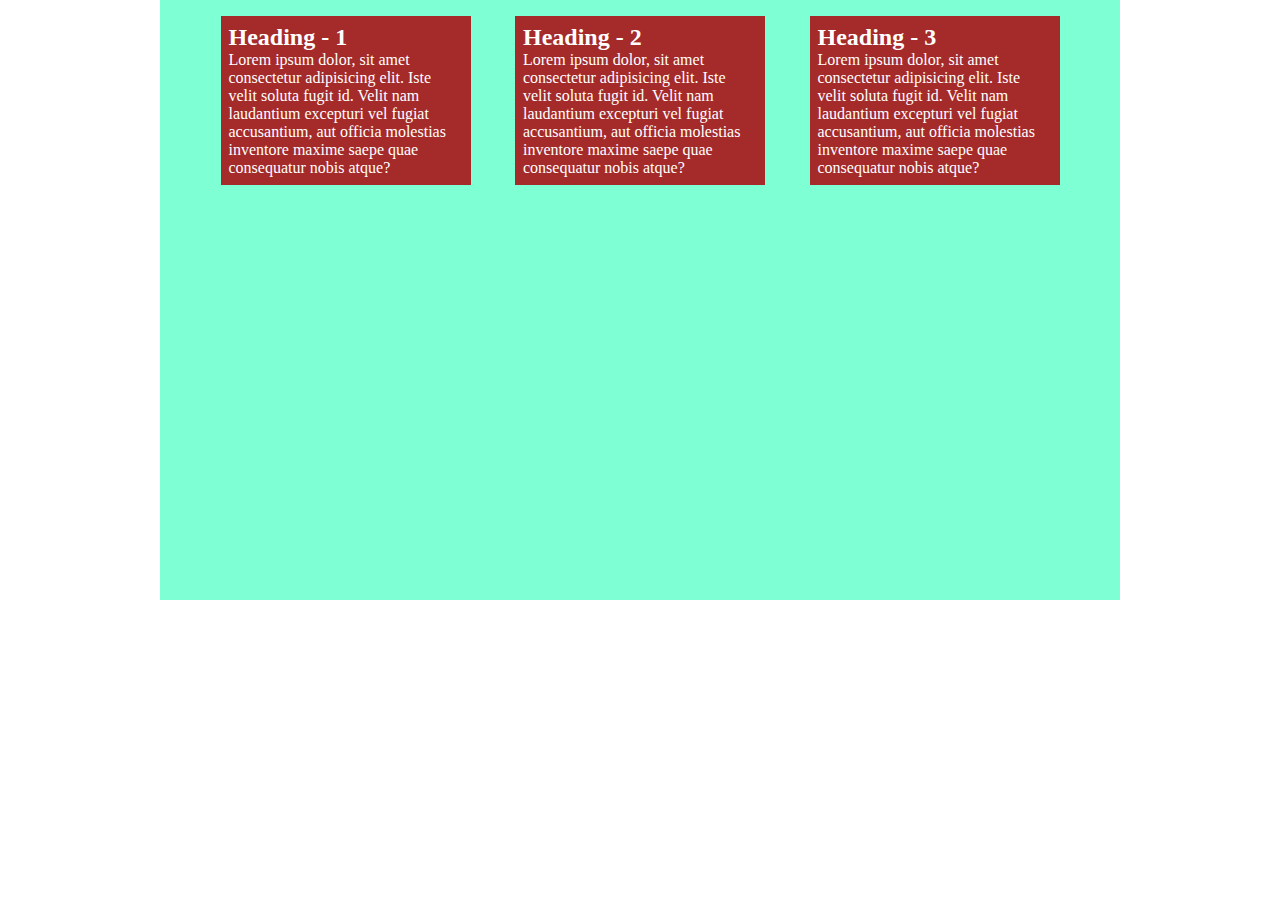
<file: flexbox.html>
<!DOCTYPE html>
<html lang="en">
<head>
    <meta charset="UTF-8">
    <meta name="viewport" content="width=device-width, initial-scale=1.0">
    <title>Document</title>
    <link rel="stylesheet" href="css/flexbox.css">
</head>
<body>
    <div class="container">
        <div class="col">
           <h2>Heading - 1</h2>
            <p>Lorem ipsum dolor, sit amet consectetur adipisicing elit. Iste velit soluta fugit id. Velit nam laudantium excepturi vel fugiat accusantium, aut officia molestias inventore maxime saepe quae consequatur nobis atque?</p>
        </div>
        <div class="col">
            <h2>Heading - 2</h2>
            <p>Lorem ipsum dolor, sit amet consectetur adipisicing elit. Iste velit soluta fugit id. Velit nam laudantium excepturi vel fugiat accusantium, aut officia molestias inventore maxime saepe quae consequatur nobis atque?</p>
        </div>
        <div class="col">
            <h2>Heading - 3</h2>
            <p>Lorem ipsum dolor, sit amet consectetur adipisicing elit. Iste velit soluta fugit id. Velit nam laudantium excepturi vel fugiat accusantium, aut officia molestias inventore maxime saepe quae consequatur nobis atque?</p>
        </div>
        <!-- <div class="col">
            <h2>Heading - 4</h2>
            <p>Lorem ipsum dolor, sit amet consectetur adipisicing elit. Iste velit soluta fugit id. Velit nam laudantium excepturi vel fugiat accusantium, aut officia molestias inventore maxime saepe quae consequatur nobis atque?</p>
        </div> -->
    </div>
</body>
</html>
</file>
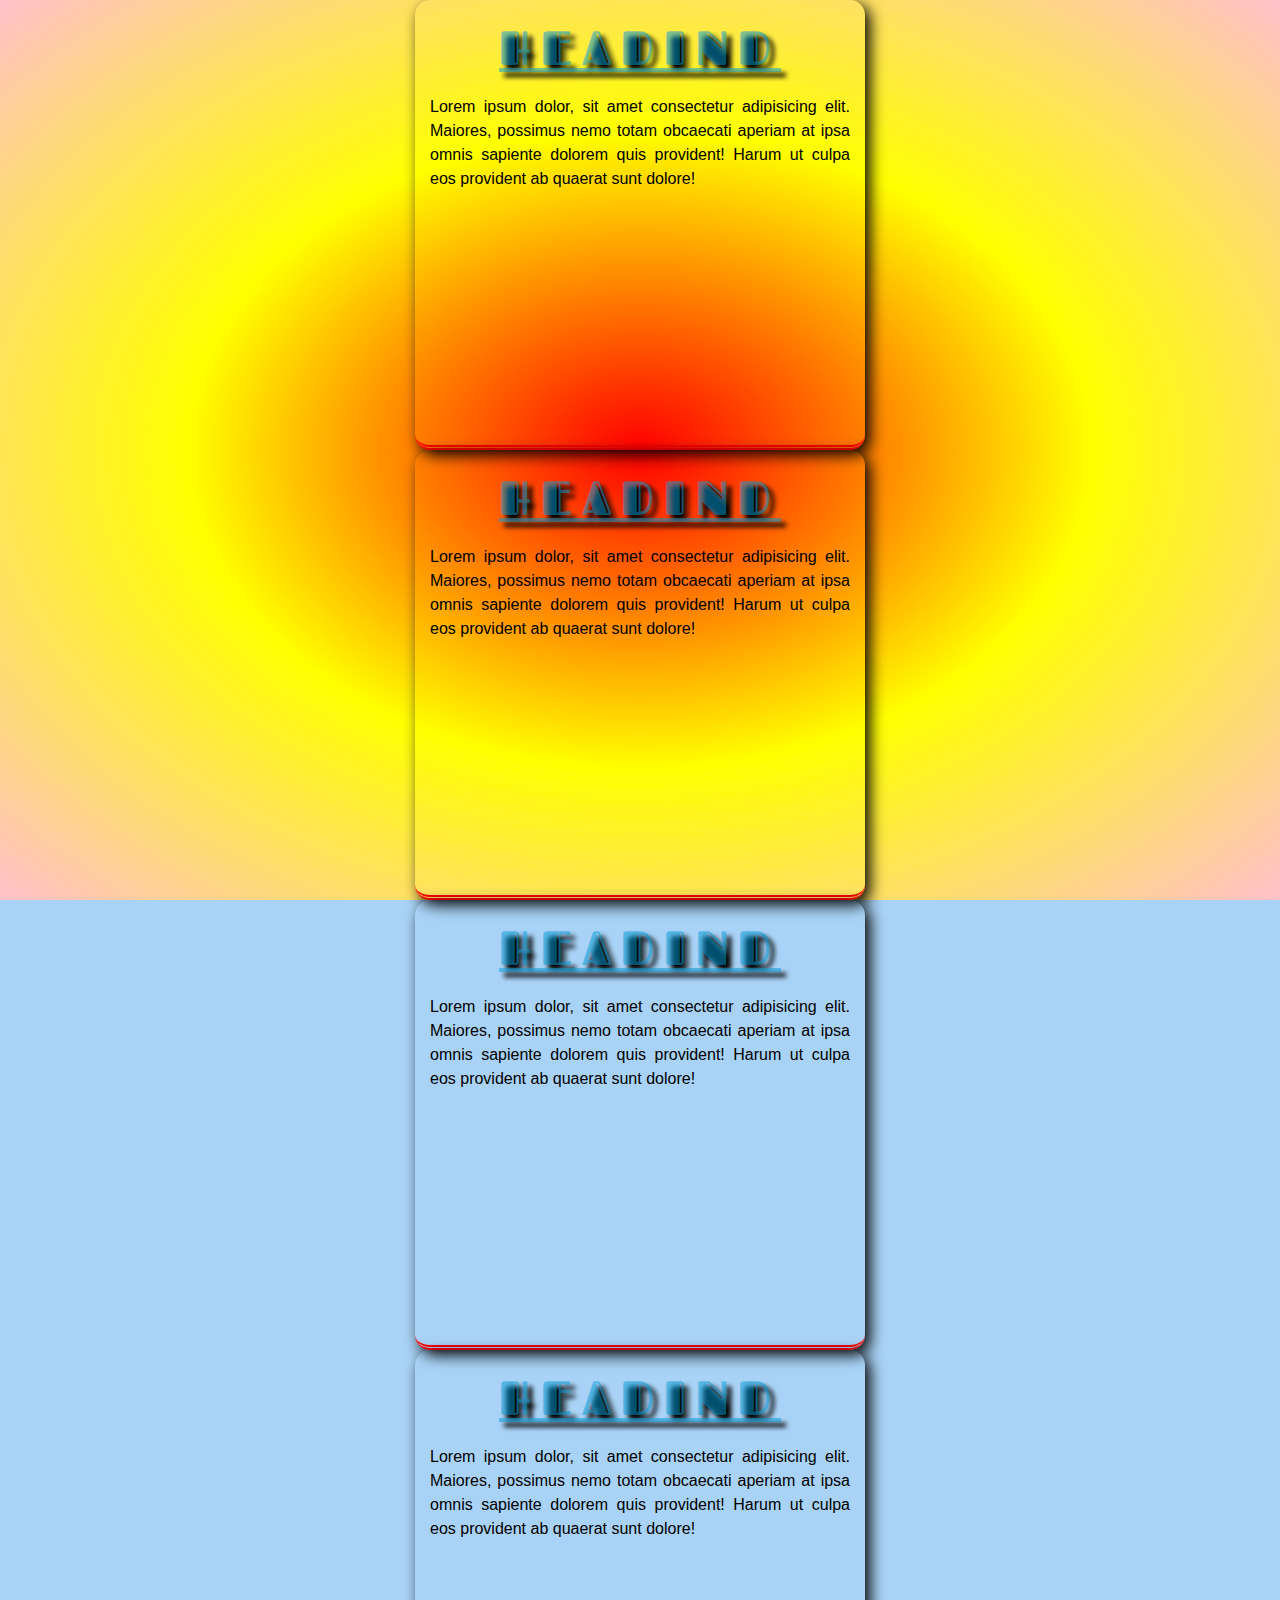
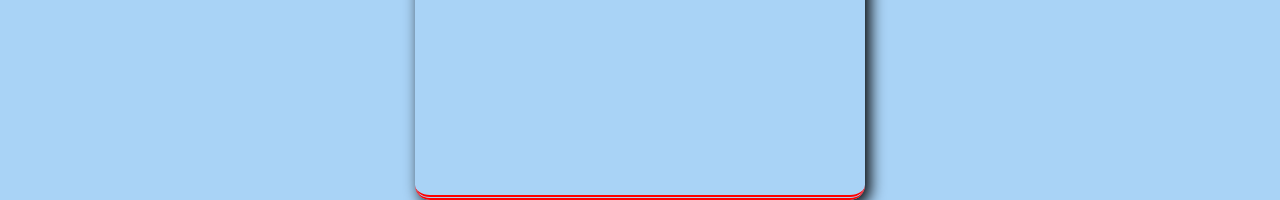
<file: fonts.html>
<!DOCTYPE html>
<html lang="en">
<head>
    <meta charset="UTF-8">
    <meta name="viewport" content="width=device-width, initial-scale=1.0">
    <title>Font Styles</title>
    <link rel="preconnect" href="https://fonts.googleapis.com">
<link rel="preconnect" href="https://fonts.gstatic.com" crossorigin>
<link href="https://fonts.googleapis.com/css2?family=Fascinate+Inline&family=Poppins:ital,wght@0,100;0,200;0,300;0,400;0,500;0,600;0,700;0,800;0,900;1,100;1,200;1,300;1,400;1,500;1,600;1,700;1,800;1,900&display=swap" rel="stylesheet">
    <link rel="stylesheet" href="css/boxmodel.css">
    <link rel="stylesheet" href="css/fontstyles.css">
</head>
<body>
    <div class="row">
        <h1>Headind</h1>
        <p>Lorem ipsum dolor, sit amet consectetur adipisicing elit. Maiores, possimus nemo totam obcaecati aperiam at ipsa omnis sapiente dolorem quis provident! Harum ut culpa eos provident ab quaerat sunt dolore!</p>
    </div>
    <div class="row">
        <h1>Headind</h1>
        <p>Lorem ipsum dolor, sit amet consectetur adipisicing elit. Maiores, possimus nemo totam obcaecati aperiam at ipsa omnis sapiente dolorem quis provident! Harum ut culpa eos provident ab quaerat sunt dolore!</p>
    </div>
    <div class="row">
        <h1>Headind</h1>
        <p>Lorem ipsum dolor, sit amet consectetur adipisicing elit. Maiores, possimus nemo totam obcaecati aperiam at ipsa omnis sapiente dolorem quis provident! Harum ut culpa eos provident ab quaerat sunt dolore!</p>
    </div>
    <div class="row">
        <h1>Headind</h1>
        <p>Lorem ipsum dolor, sit amet consectetur adipisicing elit. Maiores, possimus nemo totam obcaecati aperiam at ipsa omnis sapiente dolorem quis provident! Harum ut culpa eos provident ab quaerat sunt dolore!</p>
    </div>
</body>
</html>
</file>
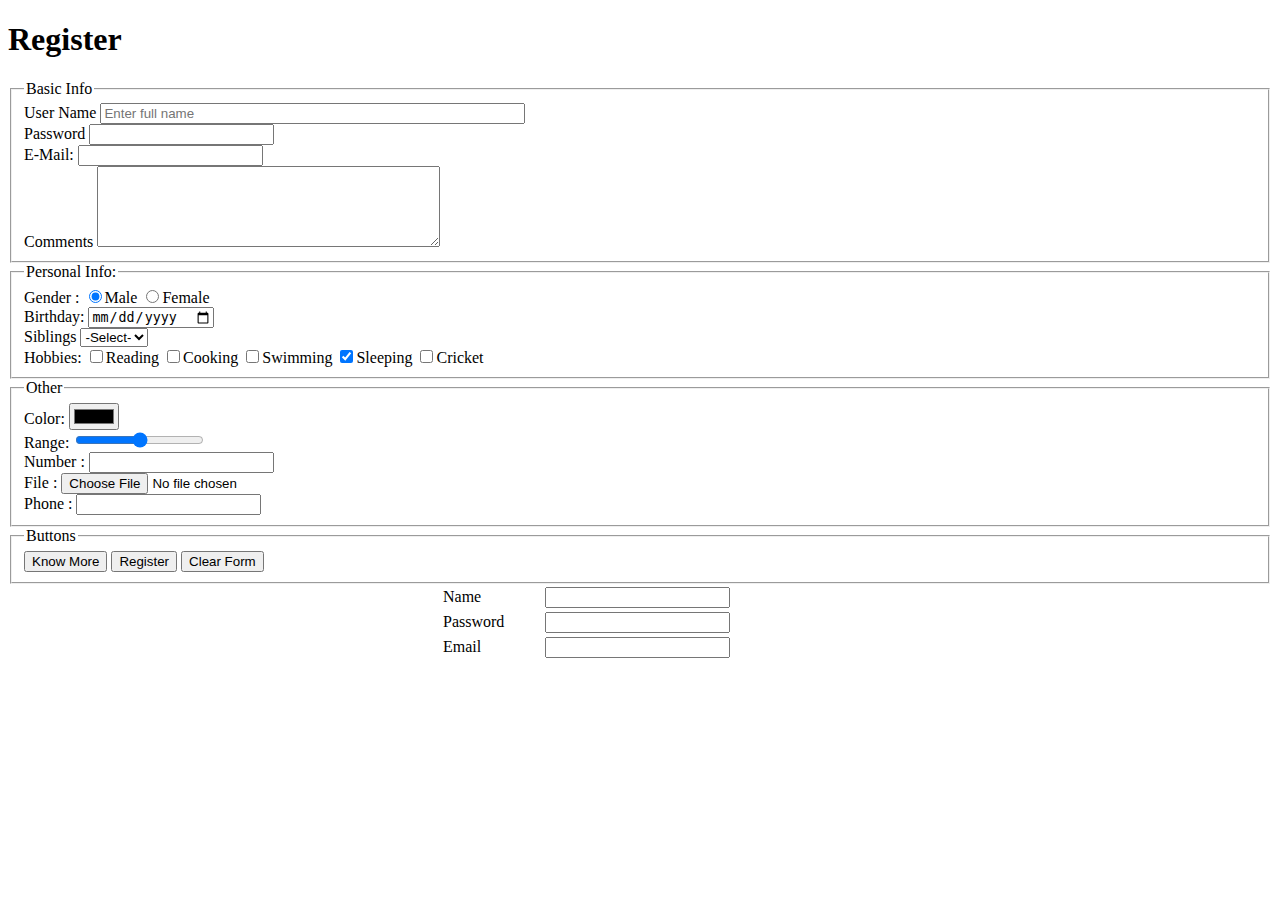
<file: form.html>
<!DOCTYPE html>
<html lang="en">
<head>
    <meta charset="UTF-8">
    <meta name="viewport" content="width=device-width, initial-scale=1.0">
    <title>Document</title>
</head>
<body>
     
    <h1>Register</h1>
    <form action="thanks.html" method="post" enctype="multipart/form-data">
        <fieldset>
            <legend>Basic Info</legend>
            <label for="uname">User Name</label>
            <input type="text" name="uname" id="uname" placeholder="Enter full name" size="50" maxlength="4" required/>
            <br>
            <label for="">Password</label>
            <input type="password" name="" id="" required>
            <br>
            <label for="">E-Mail:</label>
            <input type="email" name="" id="" required>
            <br>
            <label for="">Comments</label>
            <textarea cols="40" rows="5"></textarea>
        </fieldset>

        <fieldset>
            <legend>Personal Info:</legend>
            <label for="">Gender :</label>
            <input type="radio" name="gender" id="" checked>Male
            <input type="radio" name="gender" id="">Female
            <br>
            <label for="">Birthday:</label>
            <input type="date" name="" id="">
            <br>
            <label for="">Siblings</label>
            <select name="" id="">
                <option value="">-Select-</option>
                <option value="">1</option>
                <option value="">2</option>
                <option value="">3+</option>
            </select>
            <br>
            <label for="">Hobbies:</label>
            <input type="checkbox">Reading
            <input type="checkbox">Cooking
            <input type="checkbox">Swimming
            <input type="checkbox" checked>Sleeping
            <input type="checkbox">Cricket
        </fieldset>

        <fieldset>
            <legend>Other</legend>
            Color: <input type="color" name="" id=""> <br>
            Range: <input type="range" name="" id="">
            <br>
            Number : <input type="number" name="" id="">
            <br>
            File : <input type="file" name="" id="">
            <br>
            Phone : <input type="tel" name="" id="">
        </fieldset>

        <fieldset>
            <legend>Buttons</legend>
            <button>Know More</button>
            <input type="submit" value="Register">
            <input type="reset" value="Clear Form">
        </fieldset>
    </form>
     

  
     <form action="">
        <table width="400" border="0" align="center">
            <tr>
                <td>Name</td>
                <td><input type="text"></td>
            </tr>
            <tr>
                <td>Password</td>
                <td><input type="text"></td>
            </tr>
            <tr>
                <td>Email</td>
                <td><input type="text"></td>
            </tr>
        </table>
        
     </form>

</body>
</html>
</file>
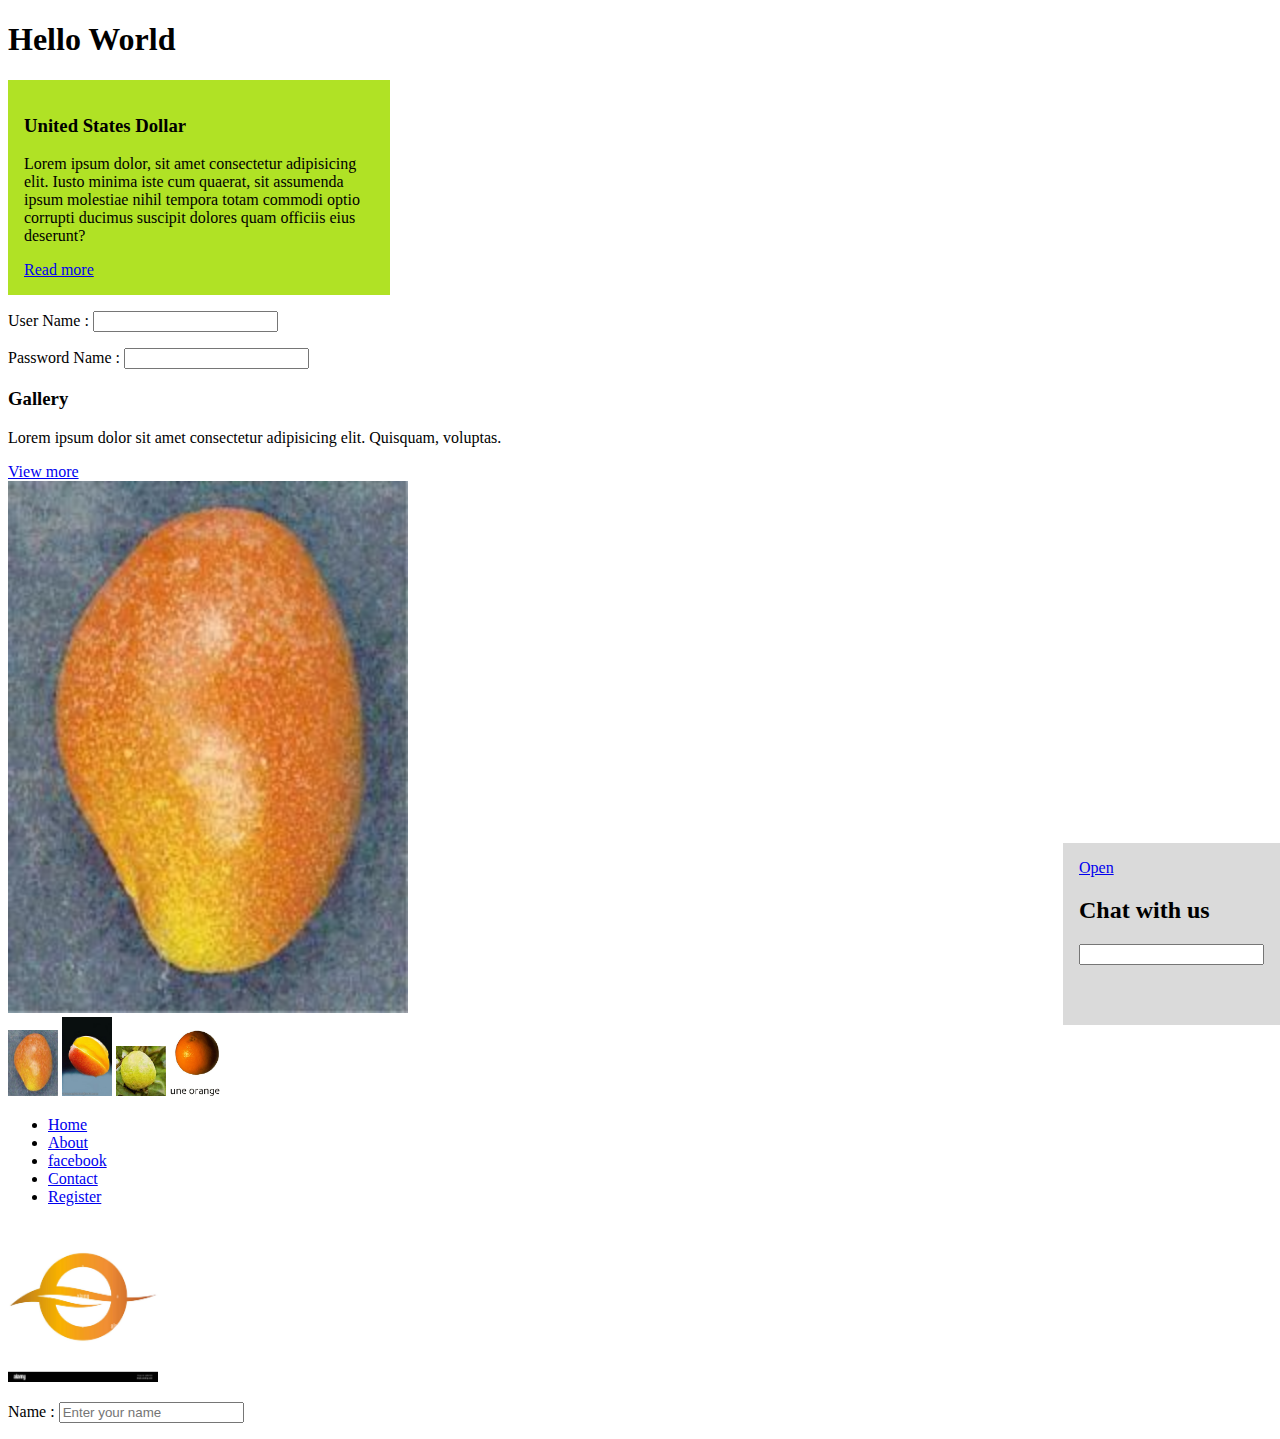
<file: javascript.html>
<!DOCTYPE html>
<html lang="en">
<head>
    <meta charset="UTF-8">
    <meta name="viewport" content="width=device-width, initial-scale=1.0">
    <title>Document</title>
    <style>
        .boxBorder{
            border: 1px solid black;
            padding: 10px;
            margin: 10px;
        }

        .box{
            background-color: #b0e225;
            width: 350px;
            padding: 16px;
        }

        .active{
            border: 2px solid red;
        }

        .popup{
            padding: 16px;
            background-color: rgba(116, 116, 116, 0.712);
            color: yellow;
            position: absolute;
            top:150px;
            left: 700px;
        }  
        
        .chatStyle{
            position: fixed;
            right:0;
            padding: 16px;
            background-color: rgb(218, 218, 218);
            height:150px;
            bottom: -125px;
            transition: all 0.7s;
        }

        .chatToggle{
            bottom: 0;
        }
    </style>
</head>
<body id="home">
    <h1>Hello World</h1>

    <div class="box" id="usd">
        <h3>United States Dollar</h3>
        <p>Lorem ipsum dolor, sit amet consectetur adipisicing elit. Iusto minima iste cum quaerat, sit assumenda ipsum molestiae nihil tempora totam commodi optio corrupti ducimus suscipit dolores quam officiis eius deserunt?</p>
        <a href="#">Read more</a>
    </div>
 
    <div>
        <p>User Name : <input type="text" id="userName" /></p>
        <div id="userNameHelp"></div>
        <p>Password Name : <input type="text" id="userPassword" /></p>
        
    </div>


    <div id="gallery">
        <h3>Gallery</h3>
        <p>Lorem ipsum dolor sit amet consectetur adipisicing elit. Quisquam, voluptas.</p>
        <a href="#">View more</a>
    </div>

    
    <img id="imgPlaceHolder" src="images/mango.jpg" width="400" />

    <div id="imgGallery">
        <img src="images/mango.jpg" width="50" alt="">
        <img src="images/mango1.jpg" width="50" alt="">
        <img src="images/guava.jpg" width="50" alt="">
        <img src="images/orange.jpg" width="50" alt="">
    </div>


    <div id="empty">

    </div>
    <ul>
        <li><a href="#">Home</a></li>
        <li><a href="#">About</a></li>
        <li><a href="http://www.facebook.com" id="facebook">facebook</a></li>
        <li><a href="#">Contact</a></li>
        <li><a href="#">Register</a></li>
    </ul>

    <img src="images/logo.jpg" alt="" width="150">

    <p>Name : <input type="text" placeholder="Enter your name"></p>

    <div class="chatStyle" id="chatBox">
        <a href="#" id="chatBtn">Open</a>
        <h2>Chat with us</h2>
        <input type="text" name="" id="">
    </div>


    <script src="js/script.js"></script>
</body>
</html>
</file>
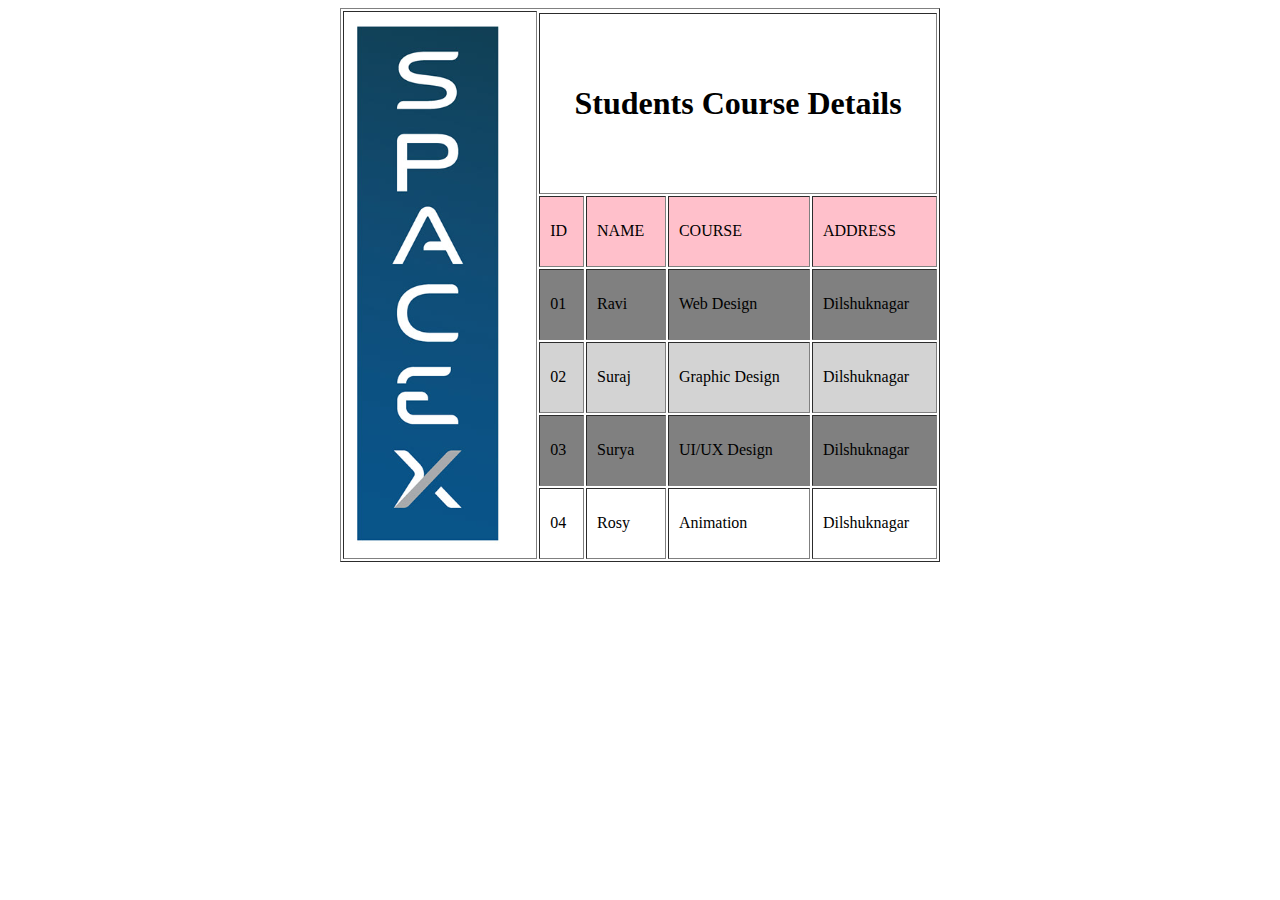
<file: table.html>
<!DOCTYPE html>
<html lang="en">
<head>
    <meta charset="UTF-8">
    <meta name="viewport" content="width=device-width, initial-scale=1.0">
    <title>Document</title>
</head>
<body>
    <table width="600" height="auto" border="1" cellpadding="10" align="center">
       <tr>
        <td rowspan="7">
            <img src="images/BRAND.jpg" alt="">
        </td>
       </tr>
        <tr align="center">
            <td colspan="4">
                <h1>Students Course Details</h1> 
            </td>
        </tr>
        <tr bgcolor="pink">
            <td>ID</td>
            <td>NAME</td>
            <td>COURSE</td>
            <td>ADDRESS</td>
        </tr>
        <tr bgcolor="gray">
            <td>01</td>
            <td>Ravi</td>
            <td>Web Design</td>
            <td>Dilshuknagar</td>
        </tr>
        <tr bgcolor="lightgray">
            <td>02</td>
            <td>Suraj</td>
            <td>Graphic Design</td>
            <td>Dilshuknagar</td>
        </tr>
        <tr bgcolor="gray">
            <td>03</td>
            <td>Surya</td>
            <td>UI/UX Design</td>
            <td>Dilshuknagar</td>
        </tr>
        <tr>
            <td>04</td>
            <td>Rosy</td>
            <td>Animation</td>
            <td>Dilshuknagar</td>
        </tr>
    </table>
</body>
</html>
</file>
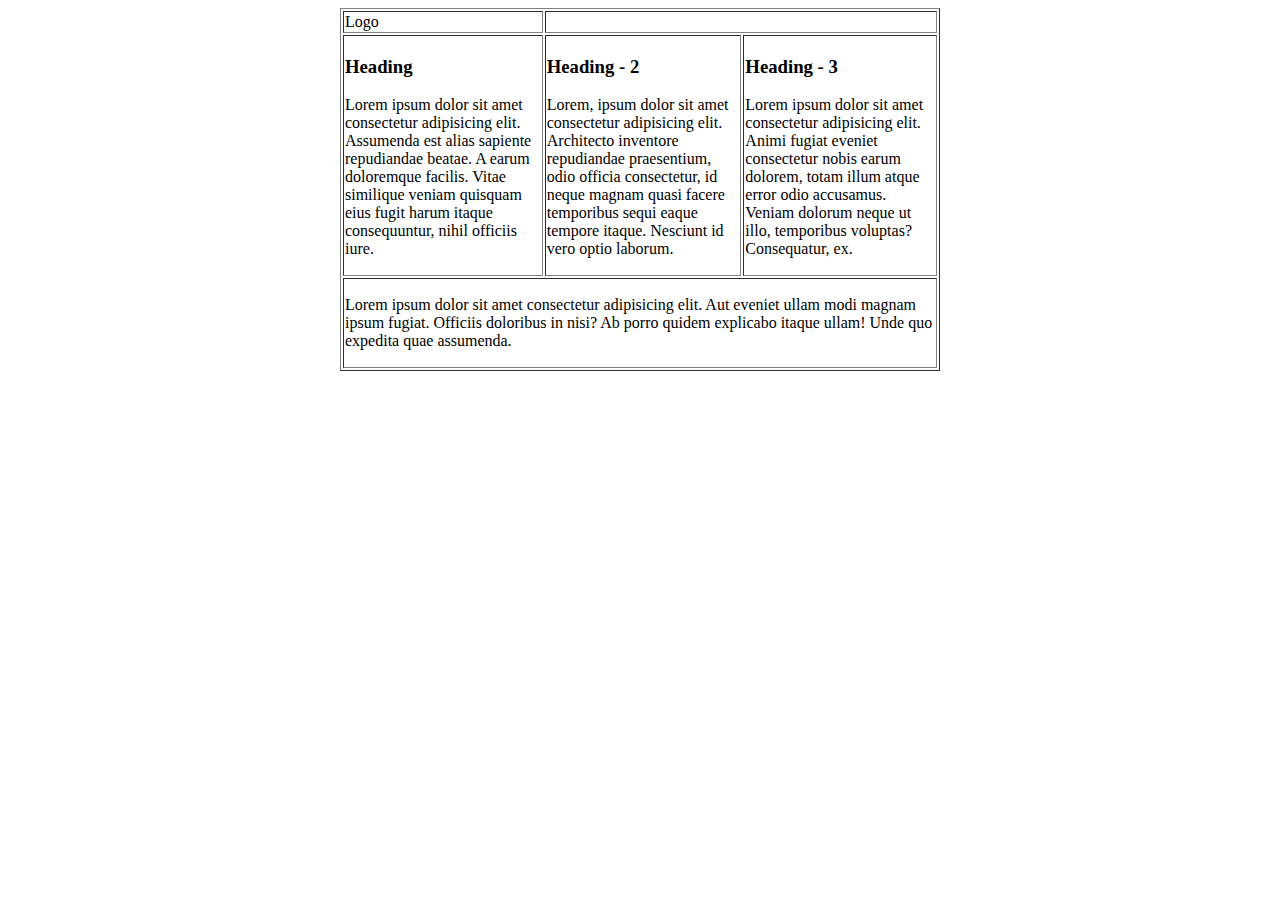
<file: table_Practice.html>
<!DOCTYPE html>
<html lang="en">
<head>
    <meta charset="UTF-8">
    <meta name="viewport" content="width=device-width, initial-scale=1.0">
    <title>Document</title>
</head>
<body>
    <table width="600" height="auto" align="center" border="1">
        <tr>
            <td>Logo</td>
            <td colspan="2"></td>
            
        </tr>
        <tr>
            <td>
                <h3>Heading</h3>
                <p>Lorem ipsum dolor sit amet consectetur adipisicing elit. Assumenda est alias sapiente repudiandae beatae. A earum doloremque facilis. Vitae similique veniam quisquam eius fugit harum itaque consequuntur, nihil officiis iure.</p>
            </td>
            <td>
                <h3>Heading - 2</h3>
                <p>Lorem, ipsum dolor sit amet consectetur adipisicing elit. Architecto inventore repudiandae praesentium, odio officia consectetur, id neque magnam quasi facere temporibus sequi eaque tempore itaque. Nesciunt id vero optio laborum.</p>
            </td>
            <td>
                <h3>Heading - 3</h3>
                <p>Lorem ipsum dolor sit amet consectetur adipisicing elit. Animi fugiat eveniet consectetur nobis earum dolorem, totam illum atque error odio accusamus. Veniam dolorum neque ut illo, temporibus voluptas? Consequatur, ex.</p>
            </td>
        </tr>
        <tr>
            <td colspan="3">
                <p>Lorem ipsum dolor sit amet consectetur adipisicing elit. Aut eveniet ullam modi magnam ipsum fugiat. Officiis doloribus in nisi? Ab porro quidem explicabo itaque ullam! Unde quo expedita quae assumenda.</p>
            </td>

        </tr>
    </table>
</body>
</html>
</file>
<file: css/advance.css>
* {
    margin: 0;
    padding: 0;
    box-sizing: border-box;
}

.flex-box {
    display: flex;
    justify-content: center;
    align-items: center;
    flex-wrap: wrap;
}

/* mobile screen */
@media screen and (min-width:576px) {
    .service{
        width:100%
    }
}

/* Tablet screen */
@media screen and (min-width:768px) {
    .service{
        width:50%
    }
}

/* Desktop screen */
@media screen and (min-width:960px) {
    .service{
        width:25%
    }
}


/* .service {
    padding: 20px;
    background-color: #424de6;
    width:350px;
    color: #fff;
    transition: all 0.7s ease;
    height:50px;
    overflow: hidden;
}

.service:hover {
    background-color: #2ca06a;
    color:yellow;
    width:350px;
    height:200px;
} */
</file>
<file: css/boxmodel.css>
*{margin: 0; padding: 0; box-sizing: border-box;}
/* 
.row{width:250px; padding: 24px; background-color: gold; color:blue; margin: 24px; float: left;}
.row h2{color:red}
.row p{line-height: 1.5em;}
.two{background-color: violet;}
.three{background-color: maroon;}
 */

 #services{
    background-color: lightseagreen;
 }
 .row{max-width: 1200px; margin: 0 auto; background-color: beige;}
.cf{clear: both;}
 .col-3{
    width: 30%;
    float: left;
    margin: 16px;
}
#gallery{background-color: olivedrab; margin: 24px 0;}
.col-4{width:22%; float: left; margin: 16px;}
.col-2{width:47%; float: left; margin: 16px;}
</file>
<file: css/styles.css>
/* 
css 
comments
*/

/* p{color:red} */
/* #section{color:red} */
/* .row{color:blue} */
/* .row h1{color: red;} */

/* *{color:green} */
/* 
#header{
    color: red;
}

.row{
    color:green;
    font-size: 24px;
}

img{width:200px;}

*{color:gold}

a{color:red}

.row p a{color:black}
.row a{color:blue} */

.box{
    background-color: yellow;
    padding: 16px;
    width: 350px;
    border: 5px solid red;
    border-radius: 20px 10px 0 15px;
    margin: 16px;
}
</file>
<file: css/flexbox.css>
*{box-sizing: border-box; margin: 0; padding: 0;}

.container{
    max-width: 960px; margin: 0 auto; background-color: aquamarine; padding: 16px;
    height: 600px;
    display: flex;
    /* flex-direction: column; */
    flex-direction: row;
    /* flex-direction: column-reverse; */
    /* flex-direction: row-reverse; */
    justify-content: start;
    justify-content: end;
    justify-content: center;
    justify-content: space-between;
    justify-content: space-around;
    justify-content: space-evenly;
    flex-wrap: nowrap;
    flex-wrap: wrap;
    /* flex-wrap: wrap-reverse; */
    align-items: start;
    align-items: baseline;
    /* align-items: end;
    align-items: center; */
    align-content: space-between;
}

.col{background-color: brown; padding: 8px; color:white; 
    width:250px;
}
</file>
<file: css/fontstyles.css>
html{height: 100%;}

body{
    font-family: Arial, Helvetica, sans-serif;
    background-color: #894520;
    background-color: yellow;
    background-color:rgb(96,150,70);
    background-color:rgba(96,150,70,0.5);
    background-color:hsl(50,50%,50%);
    background-color:hsla(207, 81%, 69%, 0.6);
    background-image:url(../images/bg_img.png);
    /* background-repeat: repeat-x; */
    /* background-repeat: repeat-y; */
    background-repeat: no-repeat;
    /* background-size: cover; */
    /* background-size: contain; */
    background-size: 100%;
    background-position: right top;
    background-position: right bottom;
    background-position: right center;
    background-position: center;
    background-position: left center;
    background-position: left bottom;
    background-position: 00px 00px;
    background-image: linear-gradient(45deg, red, yellow, blue, rgb(150,40,90));
    background-image: radial-gradient(red,yellow,pink);
    background-attachment: fixed;

}

.row{width: 450px; padding: 15px; border-radius: 15px;
    box-shadow: 5px 5px 15px 0px #000;
    /* border: 5px double red; */
    border-bottom: 5px double red;
    background-color: transparent;
    height: 450px;

}

h1{
    font-family:"Fascinate Inline", system-ui;
    font-size: 3rem;
    color:rebeccapurple;
    color:#894520;
    color: hsl(90,50%,20%);
    color:rgb(150,60,70);
    color:rgba(4, 158, 219, 0.5);
    text-transform: uppercase;
    letter-spacing: 10px;
    text-decoration: underline;
    font-weight: 800;
    text-align: center; 
    margin-bottom: 1rem;
    text-shadow: 5px 5px 5px #000;
}

p{text-align:justify; line-height: 1.5em;}
</file>
